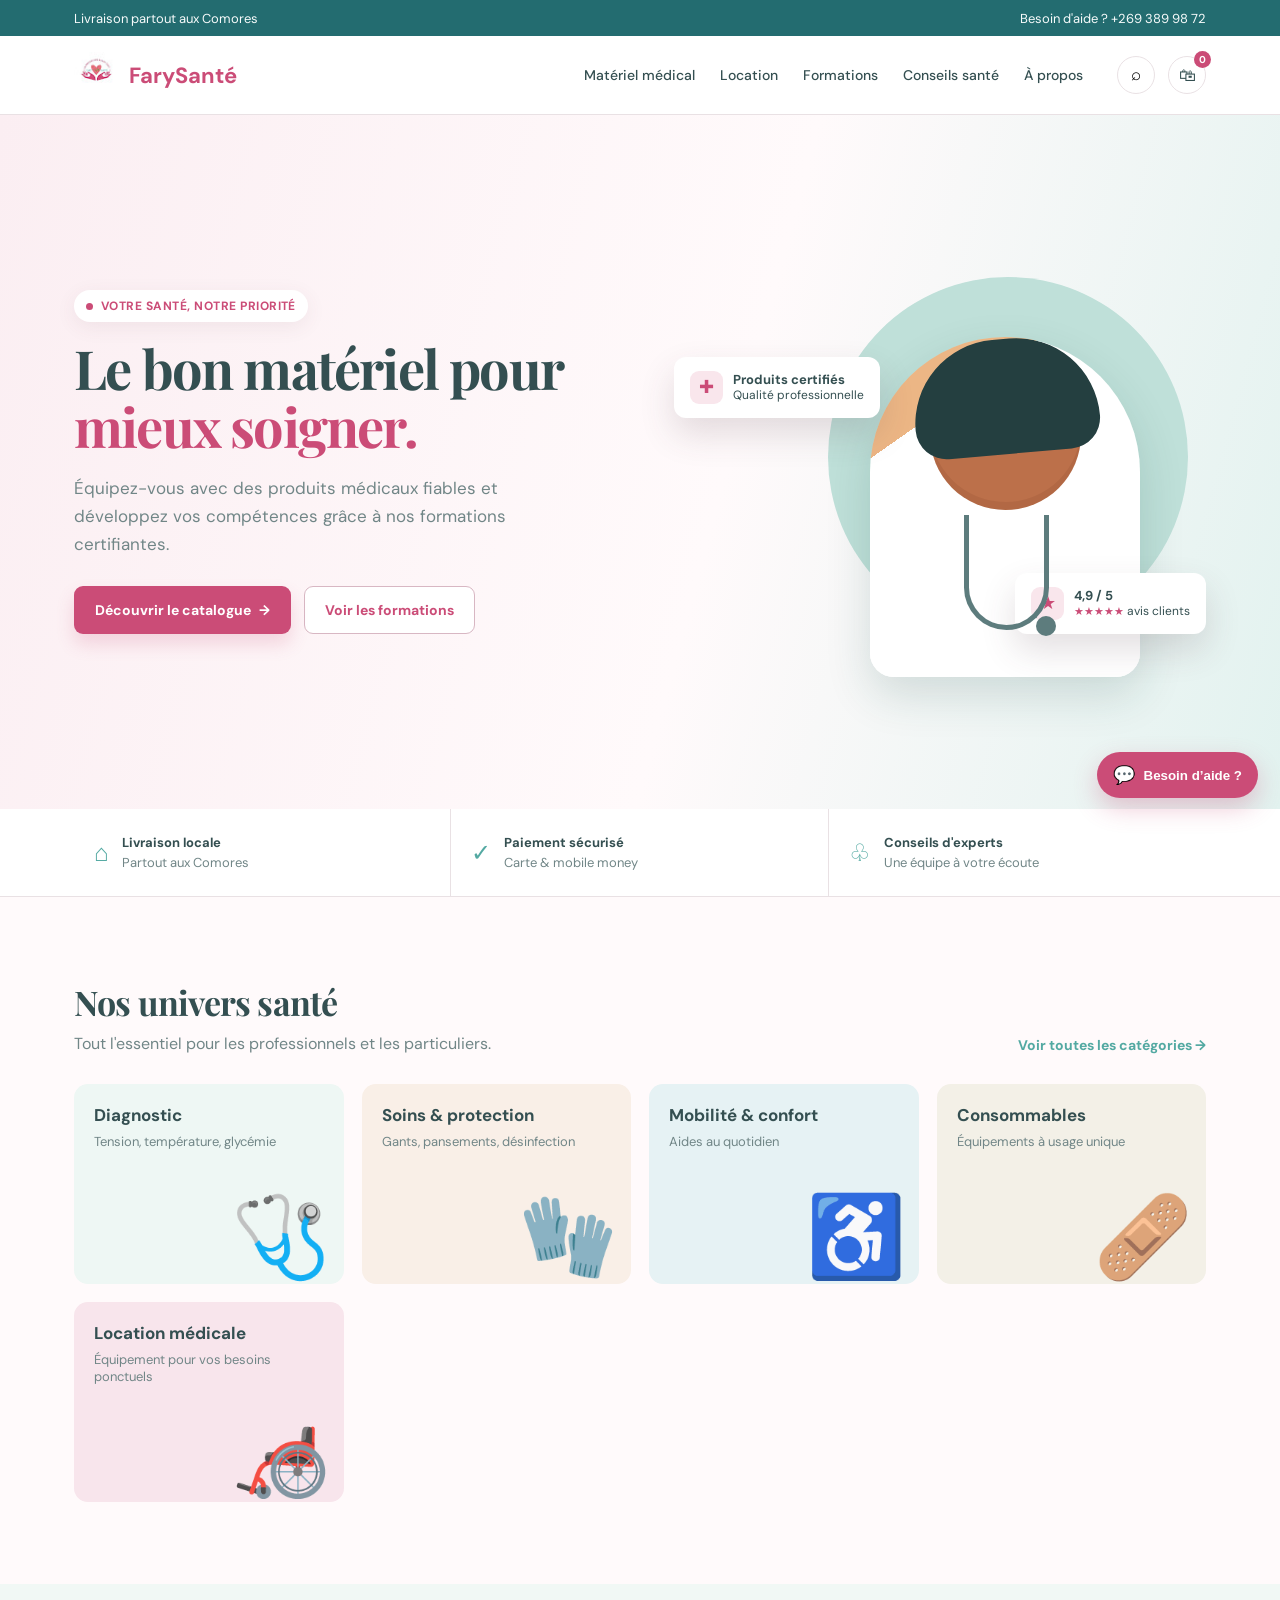
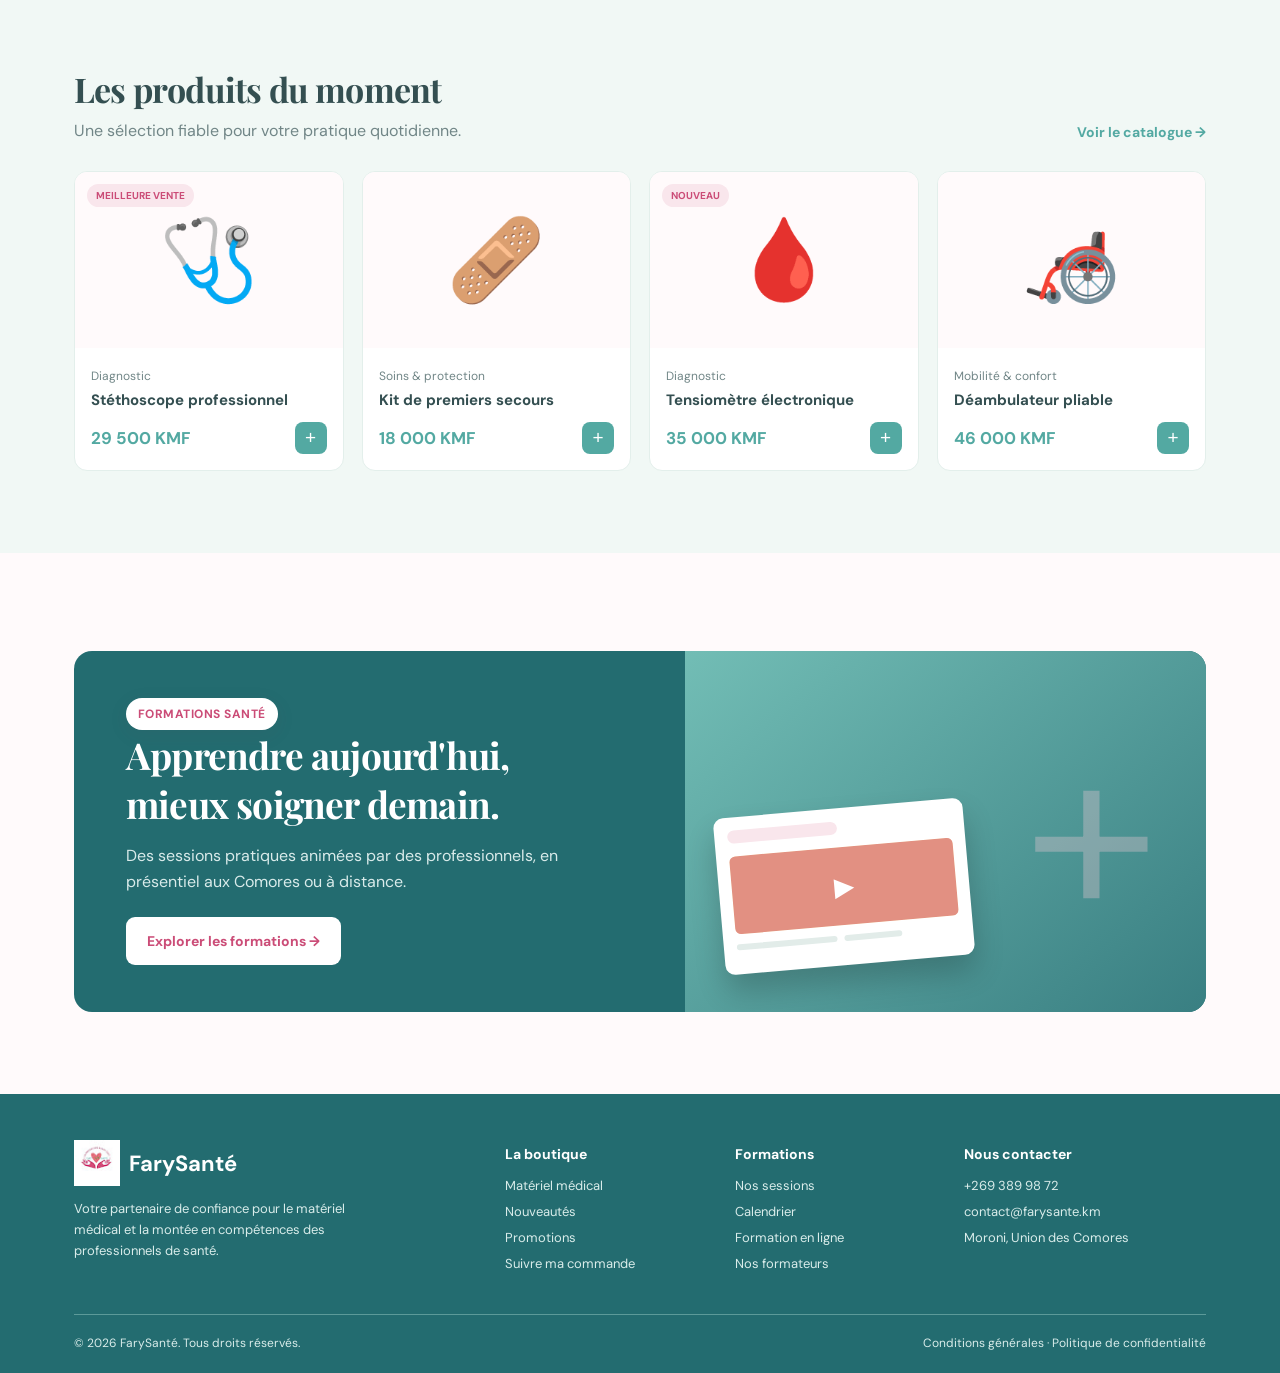
<file: index.html>
<!doctype html>
<html lang="fr">
  <head>
    <meta charset="UTF-8" />
    <meta name="viewport" content="width=device-width, initial-scale=1.0" />
    <meta name="theme-color" content="#096f70" />
    <title>FarySanté - Matériel médical & formations</title>
    <link rel="stylesheet" href="animations.css" />
    <style>
      @import url('https://fonts.googleapis.com/css2?family=DM+Sans:wght@400;500;600;700&family=Playfair+Display:wght@600;700&display=swap');

      :root { --teal:#53a9a2; --deep:#236c70; --mint:#e6f5f2; --cream:#fffafb; --ink:#344f51; --muted:#718687; --pink:#cb4c77; --rose:#f9e6ec; --line:#e9e1e4; --white:#fff; }
      * { box-sizing:border-box; }
      body { margin:0; color:var(--ink); background:var(--cream); font-family:'DM Sans',Arial,sans-serif; }
      a { color:inherit; text-decoration:none; }
      .topbar { background:var(--deep); color:#f7fbfb; font-size:13px; }
      .topbar-inner, .nav, .container { max-width:1180px; margin:auto; padding-left:24px; padding-right:24px; }
      .topbar-inner { height:36px; display:flex; justify-content:space-between; align-items:center; }
      .topbar span + span { margin-left:22px; }
      .nav-wrap { background:rgba(255,255,255,.94); border-bottom:1px solid var(--line); position:sticky; top:0; z-index:5; backdrop-filter:blur(10px); }
      .nav { height:78px; display:flex; align-items:center; gap:34px; }
      .brand { display:flex; align-items:center; gap:9px; font-size:22px; font-weight:700; color:var(--pink); white-space:nowrap; }
      .brand-mark { width:46px; height:46px; object-fit:contain; }
      .links { display:flex; align-items:center; gap:25px; margin-left:auto; font-size:14px; font-weight:500; }
      .links a:hover { color:var(--teal); }
      .nav-actions { display:flex; align-items:center; gap:13px; }
      .round { width:38px; height:38px; border:1px solid var(--line); border-radius:50%; display:grid; place-items:center; background:white; font-size:17px; }
      .bag { position:relative; } .bag b { position:absolute; top:-6px; right:-6px; background:var(--pink); color:white; border-radius:50%; width:17px; height:17px; display:grid; place-items:center; font-size:10px; }
      .menu { display:none; }
      .hero { overflow:hidden; background:linear-gradient(105deg,#fbeef2 0%,#fffafb 56%,#e2f2ef 100%); }
      .hero-inner { min-height:530px; position:relative; display:grid; grid-template-columns:1.03fr .97fr; align-items:center; gap:36px; }
      .eyebrow { display:inline-flex; align-items:center; gap:8px; padding:8px 12px; border-radius:20px; background:#fff; color:var(--pink); font-weight:700; font-size:12px; letter-spacing:.04em; text-transform:uppercase; box-shadow:0 5px 20px rgba(108,64,77,.08); }
      .eyebrow i { width:7px; height:7px; border-radius:50%; background:var(--pink); }
      h1 { font-family:'Playfair Display',Georgia,serif; font-size:54px; letter-spacing:-1.8px; line-height:1.07; margin:18px 0; max-width:580px; }
      h1 em { color:var(--pink); font-style:normal; }
      .lead { max-width:510px; color:var(--muted); line-height:1.65; font-size:17px; margin:0 0 28px; }
      .cta-row { display:flex; gap:13px; align-items:center; }
      .btn { display:inline-flex; justify-content:center; align-items:center; gap:8px; padding:14px 20px; border-radius:9px; border:1px solid transparent; font-weight:700; font-size:14px; cursor:pointer; }
      .btn-primary { background:var(--pink); color:white; box-shadow:0 10px 18px rgba(203,76,119,.19); } .btn-secondary { border-color:#d8b7c3; color:var(--pink); background:white; }
      .hero-art { position:relative; height:430px; }
      .circle { width:360px; height:360px; border-radius:50%; background:#bfe0d9; position:absolute; right:18px; top:30px; }
      .doctor { width:270px; height:340px; position:absolute; right:66px; bottom:0; border-radius:135px 135px 24px 24px; overflow:hidden; background:linear-gradient(145deg,#ecb685 0 23%,#ffffff 23% 100%); box-shadow:0 18px 45px rgba(25,75,69,.16); }
      .doctor:before { content:''; position:absolute; width:151px; height:151px; background:#bc704a; border-radius:50%; left:60px; top:22px; box-shadow:inset 0 -8px 0 rgba(104,50,30,.12); }
      .doctor:after { content:''; position:absolute; width:185px; height:115px; background:#243f40; border-radius:95px 95px 35px 35px; left:43px; top:2px; transform:rotate(-5deg); }
      .coat { position:absolute; background:#fff; inset:166px 0 0; clip-path:polygon(0 0,28% 0,50% 22%,72% 0,100% 0,100% 100%,0 100%); }
      .stetho { position:absolute; top:178px; left:94px; width:85px; height:115px; border:5px solid #5d7c7d; border-top:0; border-radius:0 0 55px 55px; z-index:2; }
      .stetho:after { content:''; position:absolute; background:#5d7c7d; width:20px; height:20px; border-radius:50%; right:-12px; bottom:-11px; }
      .float-card { position:absolute; background:white; border-radius:12px; padding:14px 16px; box-shadow:0 16px 35px rgba(82,57,66,.16); display:flex; gap:10px; align-items:center; font-size:12px; line-height:1.25; }
      .float-card strong { display:block; font-size:13px; } .float-card .icon { width:33px; height:33px; border-radius:9px; display:grid; place-items:center; background:var(--rose); color:var(--pink); font-size:18px; }
      .fc-one { left:0; top:110px; } .fc-two { right:0; bottom:43px; } .rating { color:var(--pink); font-size:11px; }
      .benefits { background:white; border-bottom:1px solid var(--line); }
      .benefits .container { display:grid; grid-template-columns:repeat(3,1fr); }
      .benefit { padding:25px 20px; display:flex; gap:13px; align-items:center; border-right:1px solid var(--line); font-size:13px; color:var(--muted); }
      .benefit:last-child { border:0; } .benefit-icon { color:var(--teal); font-size:24px; } .benefit strong { color:var(--ink); display:block; margin-bottom:3px; }
      section { padding:82px 0; } .section-top { display:flex; justify-content:space-between; align-items:end; margin-bottom:30px; }
      h2 { font-family:'Playfair Display',Georgia,serif; font-size:34px; letter-spacing:-.8px; margin:0; } .section-top p { margin:8px 0 0; color:var(--muted); }
      .text-link { color:var(--teal); font-weight:700; font-size:14px; }
      .categories { display:grid; grid-template-columns:repeat(4,1fr); gap:18px; }
      .category { height:200px; padding:20px; border-radius:14px; position:relative; overflow:hidden; background:#eef7f4; transition:transform .2s ease; } .category:hover { transform:translateY(-4px); }
      .category:nth-child(2) { background:#f9efe7; } .category:nth-child(3) { background:#e6f2f4; } .category:nth-child(4) { background:#f3f0e7; }
      .category h3 { font-size:17px; margin:0 0 7px; } .category p { color:var(--muted); font-size:13px; margin:0; } .category .illustration { position:absolute; right:13px; bottom:7px; color:var(--teal); opacity:.93; font-size:80px; line-height:1; } .category:nth-child(2) .illustration { color:#c77444; } .category:nth-child(3) .illustration { color:#397e8b; } .category:nth-child(4) .illustration { color:#a88c43; }
      .products-section { background:#f1f8f5; } .products { display:grid; grid-template-columns:repeat(4,1fr); gap:18px; }
      .product { background:white; border-radius:13px; overflow:hidden; border:1px solid #e3efeb; }
      .product-image { height:176px; display:grid; place-items:center; position:relative; font-size:80px; background:#fffafb; } .pill { position:absolute; top:12px; left:12px; padding:5px 9px; border-radius:20px; background:var(--rose); color:var(--pink); font-weight:700; font-size:10px; text-transform:uppercase; }
      .product-body { padding:16px; } .product-type { color:var(--muted); font-size:12px; } .product h3 { font-size:15px; margin:5px 0 12px; } .price-row { display:flex; align-items:center; justify-content:space-between; } .price { font-size:17px; font-weight:700; color:var(--teal); } .add { width:32px; height:32px; border:0; border-radius:8px; background:var(--teal); color:white; font-size:19px; cursor:pointer; }
      .training { padding-top:98px; } .training-box { background:var(--deep); color:white; border-radius:18px; overflow:hidden; min-height:330px; display:grid; grid-template-columns:1.08fr .92fr; } .training-copy { padding:47px 52px; } .training-copy h2 { font-size:37px; max-width:480px; } .training-copy p { color:#d9ebea; max-width:450px; line-height:1.6; margin:15px 0 23px; } .training-copy .btn { background:#fff; color:var(--pink); }
      .training-art { position:relative; background:linear-gradient(140deg,#72bdb5,#397f82); } .training-art:before { content:'+'; position:absolute; color:#f8ceda; font-size:250px; opacity:.32; right:52px; top:18px; font-weight:300; } .screen { position:absolute; width:250px; height:157px; bottom:47px; left:34px; background:white; border-radius:10px; padding:13px; color:var(--ink); box-shadow:0 17px 30px rgba(0,0,0,.2); transform:rotate(-5deg); } .screen-head { height:13px; width:110px; background:var(--rose); border-radius:9px; margin-bottom:13px; } .screen-video { height:78px; border-radius:6px; background:#edb588; position:relative; overflow:hidden; } .screen-video:before { content:'▶'; position:absolute; inset:0; display:grid; place-items:center; color:white; font-size:26px; background:rgba(203,76,119,.35); } .screen-lines { display:flex; gap:7px; padding-top:10px; } .screen-lines i { display:block; height:6px; border-radius:4px; background:#e2ece9; width:45%; } .screen-lines i:last-child { width:26%; }
      footer { background:#236c70; color:#d9ecea; padding:46px 0 22px; } .footer-grid { display:grid; grid-template-columns:2fr 1fr 1fr 1.2fr; gap:28px; border-bottom:1px solid #5c9a99; padding-bottom:33px; } footer .brand { color:#fff; } footer p { font-size:13px; line-height:1.6; max-width:275px; } footer h4 { color:white; margin:5px 0 14px; font-size:14px; } footer li { list-style:none; font-size:13px; margin:9px 0; } footer ul { padding:0; margin:0; } .copyright { display:flex; justify-content:space-between; padding-top:20px; font-size:12px; }
      @media (max-width:850px) { .links { display:none; } .menu { display:grid; } .hero-inner { grid-template-columns:1fr; padding-top:62px; } .hero-art { height:340px; max-width:480px; width:100%; margin:auto; } .circle { width:300px; height:300px; right:20px; top:18px; } .doctor { transform:scale(.87); transform-origin:bottom right; right:26px; } h1 { font-size:45px; } .categories,.products { grid-template-columns:repeat(2,1fr); } .training-box { grid-template-columns:1fr; } .training-art { height:200px; } .footer-grid { grid-template-columns:repeat(2,1fr); } }
      @media (max-width:540px) { .topbar-inner { justify-content:center; } .topbar-inner span:last-child { display:none; } .nav { height:67px; gap:10px; } .brand { font-size:20px; } .round:first-child { display:none; } .hero-inner { min-height:0; padding-top:52px; } h1 { font-size:39px; } .lead { font-size:15px; } .cta-row { align-items:stretch; flex-direction:column; max-width:260px; } .hero-art { height:290px; } .circle { width:260px; height:260px; right:5px; } .doctor { transform:scale(.72); right:0; } .fc-one { left:0; top:50px; } .fc-two { right:0; bottom:16px; } .benefits .container { grid-template-columns:1fr; padding:0; } .benefit { border-right:0; border-bottom:1px solid var(--line); padding:16px 24px; } section { padding:60px 0; } .section-top { align-items:start; gap:13px; flex-direction:column; } h2 { font-size:30px; } .categories,.products { gap:12px; } .category { height:165px; padding:15px; } .category .illustration { font-size:58px; } .product-image { height:140px; font-size:65px; } .product-body { padding:13px; } .training-copy { padding:35px 27px; } .training-copy h2 { font-size:31px; } .footer-grid { grid-template-columns:1fr 1fr; gap:26px 18px; } .copyright { flex-direction:column; gap:8px; } }
    </style>
  </head>
  <body>
    <div class="topbar"><div class="topbar-inner"><span>Livraison partout aux Comores</span><span>Besoin d'aide ? +269 389 98 72</span></div></div>
    <div class="nav-wrap"><nav class="nav"><a class="brand" href="#accueil"><img class="brand-mark" src="assets/farysante-logo.png" alt="Logo FarySanté" />FarySanté</a><div class="links"><a href="catalogue.html">Matériel médical</a><a href="formations.html">Formations</a><a href="conseils.html">Conseils santé</a><a href="apropos.html">À propos</a></div><div class="nav-actions"><button class="round" aria-label="Rechercher">⌕</button><a class="round bag" href="panier.html" aria-label="Panier">🛍<b>2</b></a><button class="round menu" aria-label="Menu">☰</button></div></nav></div>
    <main>
      <section class="hero" id="accueil"><div class="container hero-inner"><div><span class="eyebrow"><i></i> Votre santé, notre priorité</span><h1>Le bon matériel pour <em>mieux soigner.</em></h1><p class="lead">Équipez-vous avec des produits médicaux fiables et développez vos compétences grâce à nos formations certifiantes.</p><div class="cta-row"><a class="btn btn-primary" href="#catalogue">Découvrir le catalogue <span>→</span></a><a class="btn btn-secondary" href="#formations">Voir les formations</a></div></div><div class="hero-art" aria-label="Professionnelle de santé"><div class="circle"></div><div class="doctor"><div class="coat"></div><div class="stetho"></div></div><div class="float-card fc-one"><span class="icon">✚</span><span><strong>Produits certifiés</strong>Qualité professionnelle</span></div><div class="float-card fc-two"><span class="icon">★</span><span><strong>4,9 / 5</strong><span class="rating">★★★★★</span> avis clients</span></div></div></div></section>
      <div class="benefits"><div class="container"><div class="benefit"><span class="benefit-icon">⌂</span><span><strong>Livraison locale</strong>Partout aux Comores</span></div><div class="benefit"><span class="benefit-icon">✓</span><span><strong>Paiement sécurisé</strong>Carte & mobile money</span></div><div class="benefit"><span class="benefit-icon">♧</span><span><strong>Conseils d'experts</strong>Une équipe à votre écoute</span></div></div></div>
      <section id="catalogue"><div class="container"><div class="section-top"><div><h2>Nos univers santé</h2><p>Tout l'essentiel pour les professionnels et les particuliers.</p></div><a class="text-link" href="catalogue.html">Voir toutes les catégories →</a></div><div class="categories"><a class="category" href="catalogue.html"><h3>Diagnostic</h3><p>Tension, température, glycémie</p><span class="illustration">🩺</span></a><a class="category" href="catalogue.html"><h3>Soins & protection</h3><p>Gants, pansements, désinfection</p><span class="illustration">🧤</span></a><a class="category" href="catalogue.html"><h3>Mobilité & confort</h3><p>Aides au quotidien</p><span class="illustration">♿</span></a><a class="category" href="catalogue.html"><h3>Consommables</h3><p>Équipements à usage unique</p><span class="illustration">🩹</span></a></div></div></section>
      <section class="products-section"><div class="container"><div class="section-top"><div><h2>Les produits du moment</h2><p>Une sélection fiable pour votre pratique quotidienne.</p></div><a class="text-link" href="#">Voir le catalogue →</a></div><div class="products"><article class="product"><div class="product-image">🩺<span class="pill">Meilleure vente</span></div><div class="product-body"><span class="product-type">Diagnostic</span><h3>Stéthoscope professionnel</h3><div class="price-row"><span class="price">29 500 KMF</span><button class="add" aria-label="Ajouter au panier">+</button></div></div></article><article class="product"><div class="product-image">🩹</div><div class="product-body"><span class="product-type">Soins & protection</span><h3>Kit de premiers secours</h3><div class="price-row"><span class="price">18 000 KMF</span><button class="add" aria-label="Ajouter au panier">+</button></div></div></article><article class="product"><div class="product-image">🩸<span class="pill">Nouveau</span></div><div class="product-body"><span class="product-type">Diagnostic</span><h3>Tensiomètre électronique</h3><div class="price-row"><span class="price">35 000 KMF</span><button class="add" aria-label="Ajouter au panier">+</button></div></div></article><article class="product"><div class="product-image">🦽</div><div class="product-body"><span class="product-type">Mobilité & confort</span><h3>Déambulateur pliable</h3><div class="price-row"><span class="price">46 000 KMF</span><button class="add" aria-label="Ajouter au panier">+</button></div></div></article></div></div></section>
      <section class="training" id="formations"><div class="container"><div class="training-box"><div class="training-copy"><span class="eyebrow">Formations santé</span><h2>Apprendre aujourd'hui, mieux soigner demain.</h2><p>Des sessions pratiques animées par des professionnels, en présentiel aux Comores ou à distance.</p><a class="btn" href="formations.html">Explorer les formations →</a></div><div class="training-art"><div class="screen"><div class="screen-head"></div><div class="screen-video"></div><div class="screen-lines"><i></i><i></i></div></div></div></div></div></section>
    </main>
    <footer id="apropos"><div class="container"><div class="footer-grid"><div><a class="brand" href="#accueil"><img class="brand-mark" src="assets/farysante-logo.png" alt="Logo FarySanté" />FarySanté</a><p>Votre partenaire de confiance pour le matériel médical et la montée en compétences des professionnels de santé.</p></div><div><h4>La boutique</h4><ul><li>Matériel médical</li><li>Nouveautés</li><li>Promotions</li><li>Suivre ma commande</li></ul></div><div><h4>Formations</h4><ul><li>Nos sessions</li><li>Calendrier</li><li>Formation en ligne</li><li>Nos formateurs</li></ul></div><div><h4>Nous contacter</h4><ul><li>+269 389 98 72</li><li>contact@farysante.km</li><li>Moroni, Union des Comores</li></ul></div></div><div class="copyright"><span>© 2026 FarySanté. Tous droits réservés.</span><span>Conditions générales · Politique de confidentialité</span></div></div></footer>
    <script src="animations.js" defer></script>
  </body>
</html>
</file>
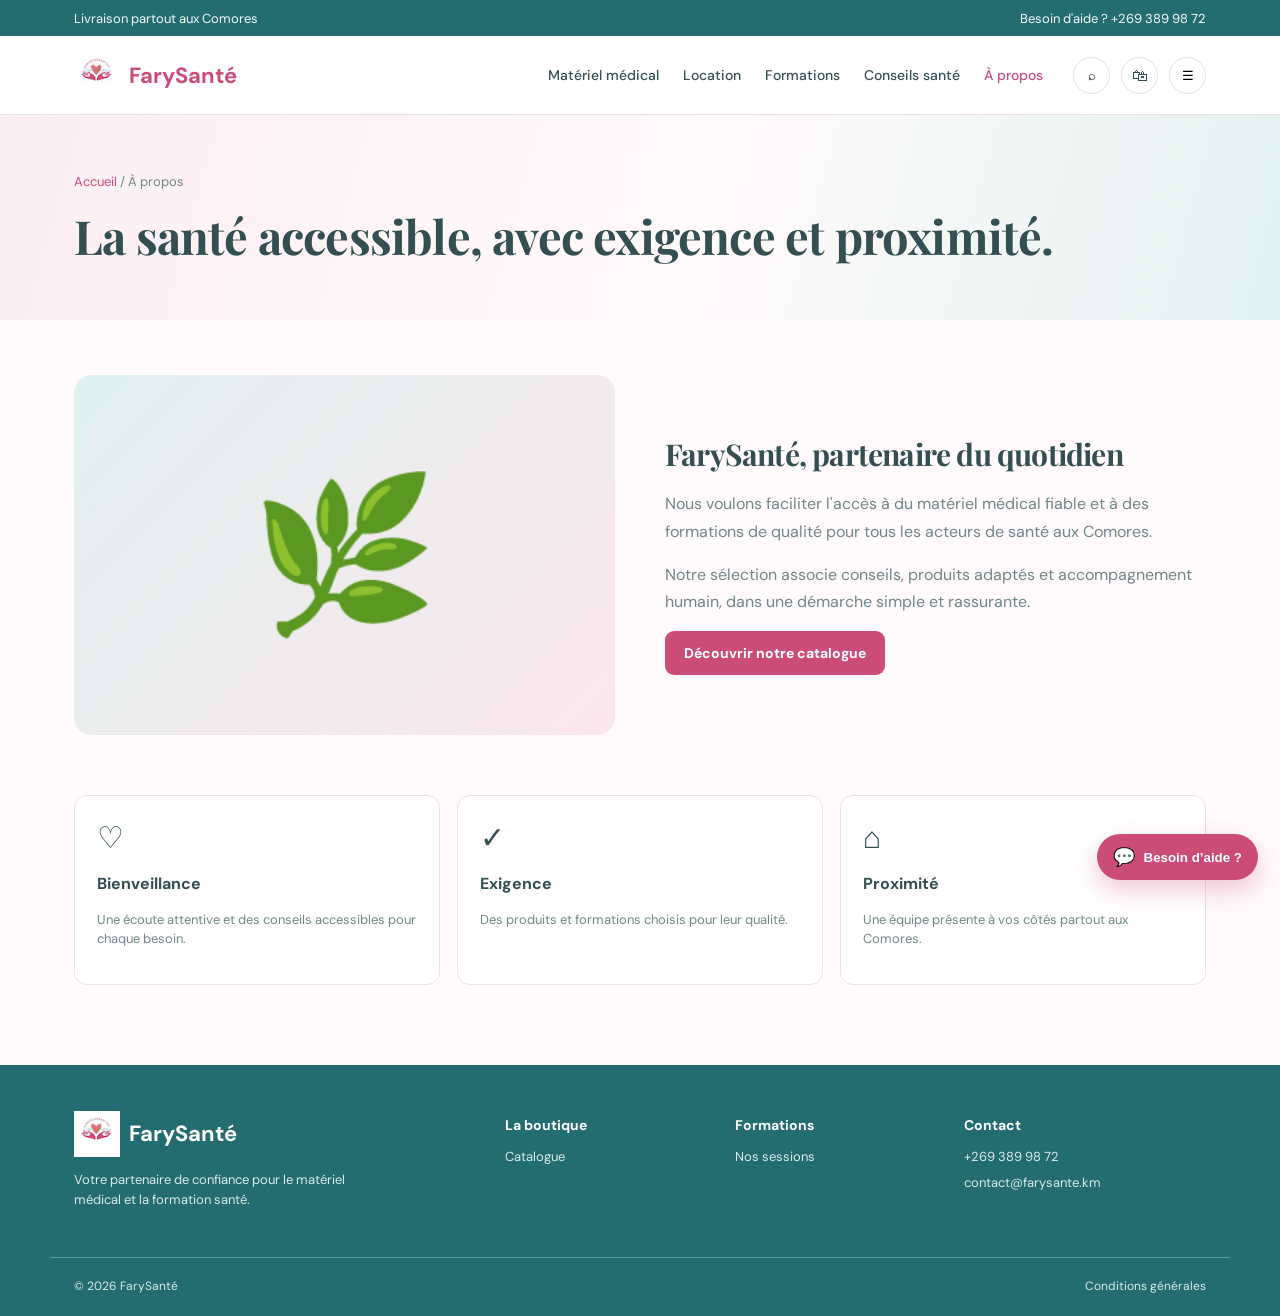
<file: apropos.html>
<!doctype html><html lang="fr"><head><meta charset="utf-8"><meta name="viewport" content="width=device-width,initial-scale=1"><title>À propos | FarySanté</title><link rel="stylesheet" href="pages.css"></head><body><div class="topbar"><div><span>Livraison partout aux Comores</span><span>Besoin d'aide ? +269 389 98 72</span></div></div><div class="nav-wrap"><nav class="nav"><a class="brand" href="index.html"><img src="assets/farysante-logo.png" alt="FarySanté">FarySanté</a><div class="links"><a href="catalogue.html">Matériel médical</a><a href="formations.html">Formations</a><a href="conseils.html">Conseils santé</a><a class="active" href="apropos.html">À propos</a></div><div class="actions"><a class="round" href="panier.html">🛍</a></div></nav></div><header class="page-hero"><div class="container"><div class="breadcrumb"><a href="index.html">Accueil</a> / À propos</div><h1>La santé accessible, avec exigence et proximité.</h1></div></header><main class="container content"><section class="about"><div class="about-art">🌿</div><div><h2>FarySanté, partenaire du quotidien</h2><p>Nous voulons faciliter l'accès à du matériel médical fiable et à des formations de qualité pour tous les acteurs de santé aux Comores.</p><p>Notre sélection associe conseils, produits adaptés et accompagnement humain, dans une démarche simple et rassurante.</p><a class="btn primary" href="catalogue.html">Découvrir notre catalogue</a></div></section><section class="values"><article class="value"><span>♡</span><h3>Bienveillance</h3><p>Une écoute attentive et des conseils accessibles pour chaque besoin.</p></article><article class="value"><span>✓</span><h3>Exigence</h3><p>Des produits et formations choisis pour leur qualité.</p></article><article class="value"><span>⌂</span><h3>Proximité</h3><p>Une équipe présente à vos côtés partout aux Comores.</p></article></section></main><footer><div class="footer-grid"><div><a class="brand" href="index.html"><img src="assets/farysante-logo.png" alt="FarySanté">FarySanté</a><p>Votre partenaire de confiance pour le matériel médical et la formation santé.</p></div><div><h4>La boutique</h4><ul><li>Catalogue</li></ul></div><div><h4>Formations</h4><ul><li>Nos sessions</li></ul></div><div><h4>Contact</h4><ul><li>+269 389 98 72</li><li>contact@farysante.km</li></ul></div></div><div class="copyright"><span>© 2026 FarySanté</span><span>Conditions générales</span></div></footer></body></html>
<script src="animations.js"></script>
</file>
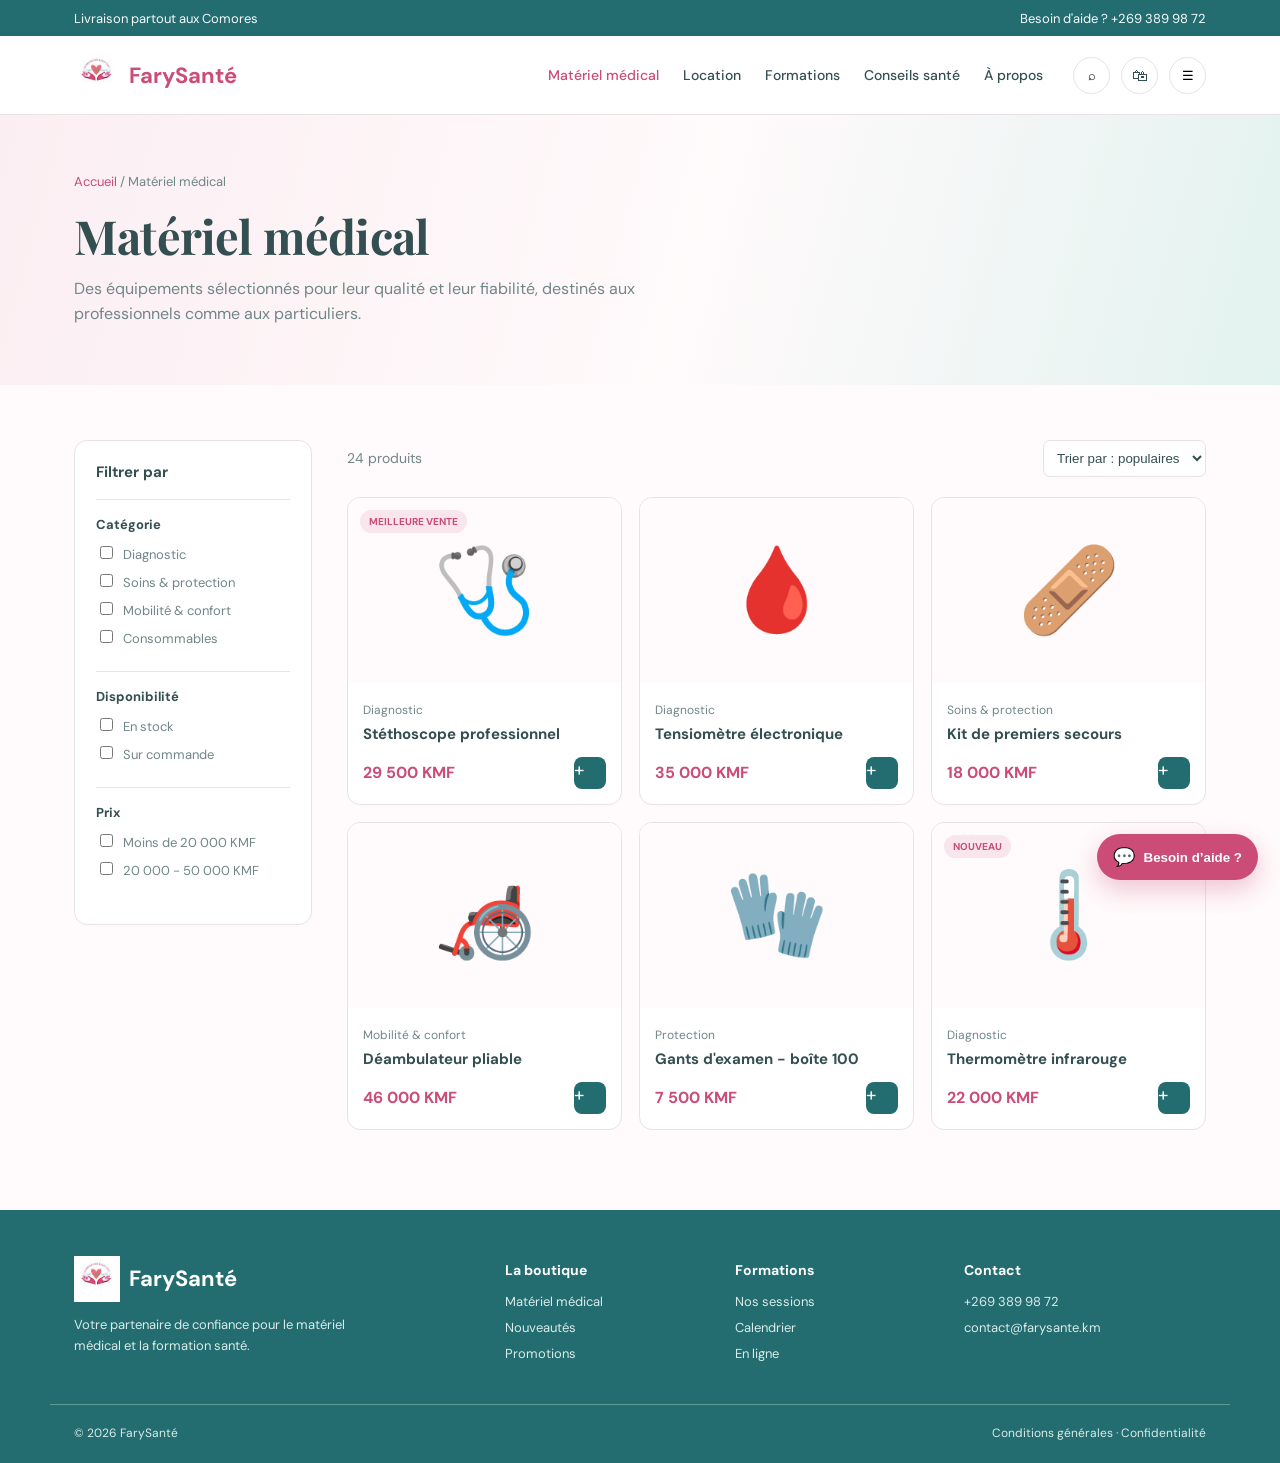
<file: catalogue.html>
<!doctype html><html lang="fr"><head><meta charset="utf-8"><meta name="viewport" content="width=device-width,initial-scale=1"><title>Catalogue | FarySanté</title><link rel="stylesheet" href="pages.css"></head><body><div class="topbar"><div><span>Livraison partout aux Comores</span><span>Besoin d'aide ? +269 389 98 72</span></div></div><div class="nav-wrap"><nav class="nav"><a class="brand" href="index.html"><img src="assets/farysante-logo.png" alt="FarySanté">FarySanté</a><div class="links"><a class="active" href="catalogue.html">Matériel médical</a><a href="formations.html">Formations</a><a href="conseils.html">Conseils santé</a><a href="apropos.html">À propos</a></div><div class="actions"><a class="round" href="panier.html">🛍</a></div></nav></div><header class="page-hero"><div class="container"><div class="breadcrumb"><a href="index.html">Accueil</a> / Matériel médical</div><h1>Matériel médical</h1><p class="intro">Des équipements sélectionnés pour leur qualité et leur fiabilité, destinés aux professionnels comme aux particuliers.</p></div></header><main class="container content"><div class="catalog-layout"><aside class="filter"><h3>Filtrer par</h3><div class="filter-group"><strong>Catégorie</strong><label><input type="checkbox"> Diagnostic</label><label><input type="checkbox"> Soins & protection</label><label><input type="checkbox"> Mobilité & confort</label><label><input type="checkbox"> Consommables</label></div><div class="filter-group"><strong>Disponibilité</strong><label><input type="checkbox"> En stock</label><label><input type="checkbox"> Sur commande</label></div><div class="filter-group"><strong>Prix</strong><label><input type="checkbox"> Moins de 20 000 KMF</label><label><input type="checkbox"> 20 000 - 50 000 KMF</label></div></aside><section><div class="list-top"><span>24 produits</span><select><option>Trier par : populaires</option><option>Prix croissant</option><option>Nouveautés</option></select></div><div class="grid"><article class="product"><div class="product-img">🩺<span class="tag">Meilleure vente</span></div><div class="product-body"><span class="type">Diagnostic</span><h3>Stéthoscope professionnel</h3><div class="product-row"><span class="price">29 500 KMF</span><a class="add" href="produit.html">+</a></div></div></article><article class="product"><div class="product-img">🩸</div><div class="product-body"><span class="type">Diagnostic</span><h3>Tensiomètre électronique</h3><div class="product-row"><span class="price">35 000 KMF</span><a class="add" href="produit.html">+</a></div></div></article><article class="product"><div class="product-img">🩹</div><div class="product-body"><span class="type">Soins & protection</span><h3>Kit de premiers secours</h3><div class="product-row"><span class="price">18 000 KMF</span><a class="add" href="produit.html">+</a></div></div></article><article class="product"><div class="product-img">🦽</div><div class="product-body"><span class="type">Mobilité & confort</span><h3>Déambulateur pliable</h3><div class="product-row"><span class="price">46 000 KMF</span><a class="add" href="produit.html">+</a></div></div></article><article class="product"><div class="product-img">🧤</div><div class="product-body"><span class="type">Protection</span><h3>Gants d'examen - boîte 100</h3><div class="product-row"><span class="price">7 500 KMF</span><a class="add" href="produit.html">+</a></div></div></article><article class="product"><div class="product-img">🌡️<span class="tag">Nouveau</span></div><div class="product-body"><span class="type">Diagnostic</span><h3>Thermomètre infrarouge</h3><div class="product-row"><span class="price">22 000 KMF</span><a class="add" href="produit.html">+</a></div></div></article></div></section></div></main><footer><div class="footer-grid"><div><a class="brand" href="index.html"><img src="assets/farysante-logo.png" alt="FarySanté">FarySanté</a><p>Votre partenaire de confiance pour le matériel médical et la formation santé.</p></div><div><h4>La boutique</h4><ul><li>Matériel médical</li><li>Nouveautés</li><li>Promotions</li></ul></div><div><h4>Formations</h4><ul><li>Nos sessions</li><li>Calendrier</li><li>En ligne</li></ul></div><div><h4>Contact</h4><ul><li>+269 389 98 72</li><li>contact@farysante.km</li></ul></div></div><div class="copyright"><span>© 2026 FarySanté</span><span>Conditions générales · Confidentialité</span></div></footer></body></html>
<script src="animations.js"></script>
</file>
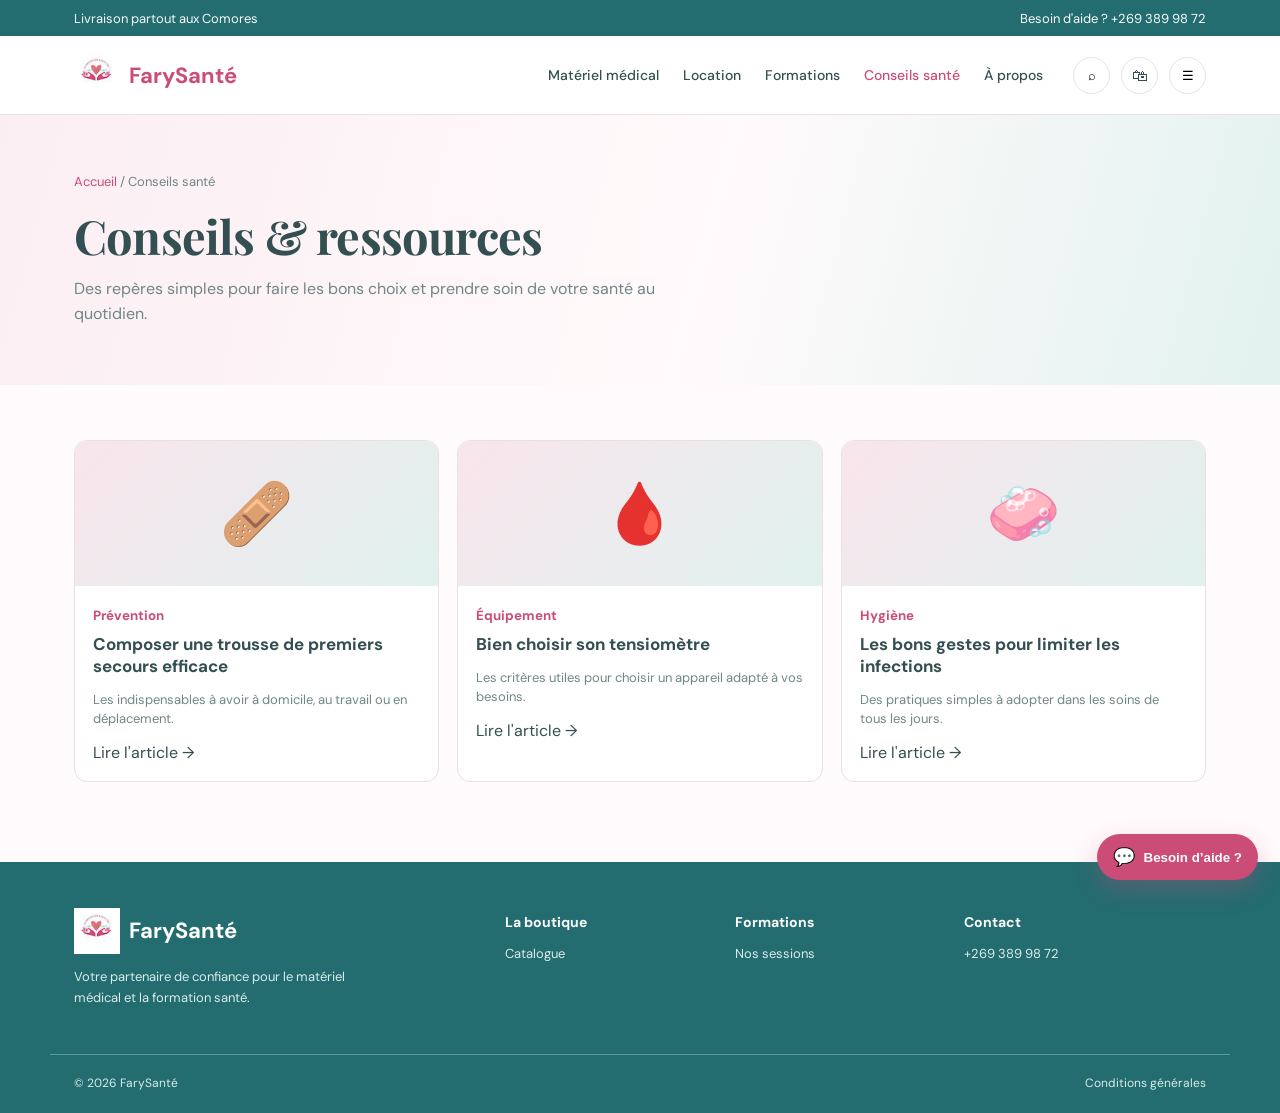
<file: conseils.html>
<!doctype html><html lang="fr"><head><meta charset="utf-8"><meta name="viewport" content="width=device-width,initial-scale=1"><title>Conseils santé | FarySanté</title><link rel="stylesheet" href="pages.css"></head><body><div class="topbar"><div><span>Livraison partout aux Comores</span><span>Besoin d'aide ? +269 389 98 72</span></div></div><div class="nav-wrap"><nav class="nav"><a class="brand" href="index.html"><img src="assets/farysante-logo.png" alt="FarySanté">FarySanté</a><div class="links"><a href="catalogue.html">Matériel médical</a><a href="formations.html">Formations</a><a class="active" href="conseils.html">Conseils santé</a><a href="apropos.html">À propos</a></div><div class="actions"><a class="round" href="panier.html">🛍</a></div></nav></div><header class="page-hero"><div class="container"><div class="breadcrumb"><a href="index.html">Accueil</a> / Conseils santé</div><h1>Conseils & ressources</h1><p class="intro">Des repères simples pour faire les bons choix et prendre soin de votre santé au quotidien.</p></div></header><main class="container content"><div class="articles"><article class="article"><div class="article-image">🩹</div><div class="article-body"><small>Prévention</small><h3>Composer une trousse de premiers secours efficace</h3><p>Les indispensables à avoir à domicile, au travail ou en déplacement.</p><a class="text-link" href="#">Lire l'article →</a></div></article><article class="article"><div class="article-image">🩸</div><div class="article-body"><small>Équipement</small><h3>Bien choisir son tensiomètre</h3><p>Les critères utiles pour choisir un appareil adapté à vos besoins.</p><a class="text-link" href="#">Lire l'article →</a></div></article><article class="article"><div class="article-image">🧼</div><div class="article-body"><small>Hygiène</small><h3>Les bons gestes pour limiter les infections</h3><p>Des pratiques simples à adopter dans les soins de tous les jours.</p><a class="text-link" href="#">Lire l'article →</a></div></article></div></main><footer><div class="footer-grid"><div><a class="brand" href="index.html"><img src="assets/farysante-logo.png" alt="FarySanté">FarySanté</a><p>Votre partenaire de confiance pour le matériel médical et la formation santé.</p></div><div><h4>La boutique</h4><ul><li>Catalogue</li></ul></div><div><h4>Formations</h4><ul><li>Nos sessions</li></ul></div><div><h4>Contact</h4><ul><li>+269 389 98 72</li></ul></div></div><div class="copyright"><span>© 2026 FarySanté</span><span>Conditions générales</span></div></footer></body></html>
<script src="animations.js"></script>
</file>
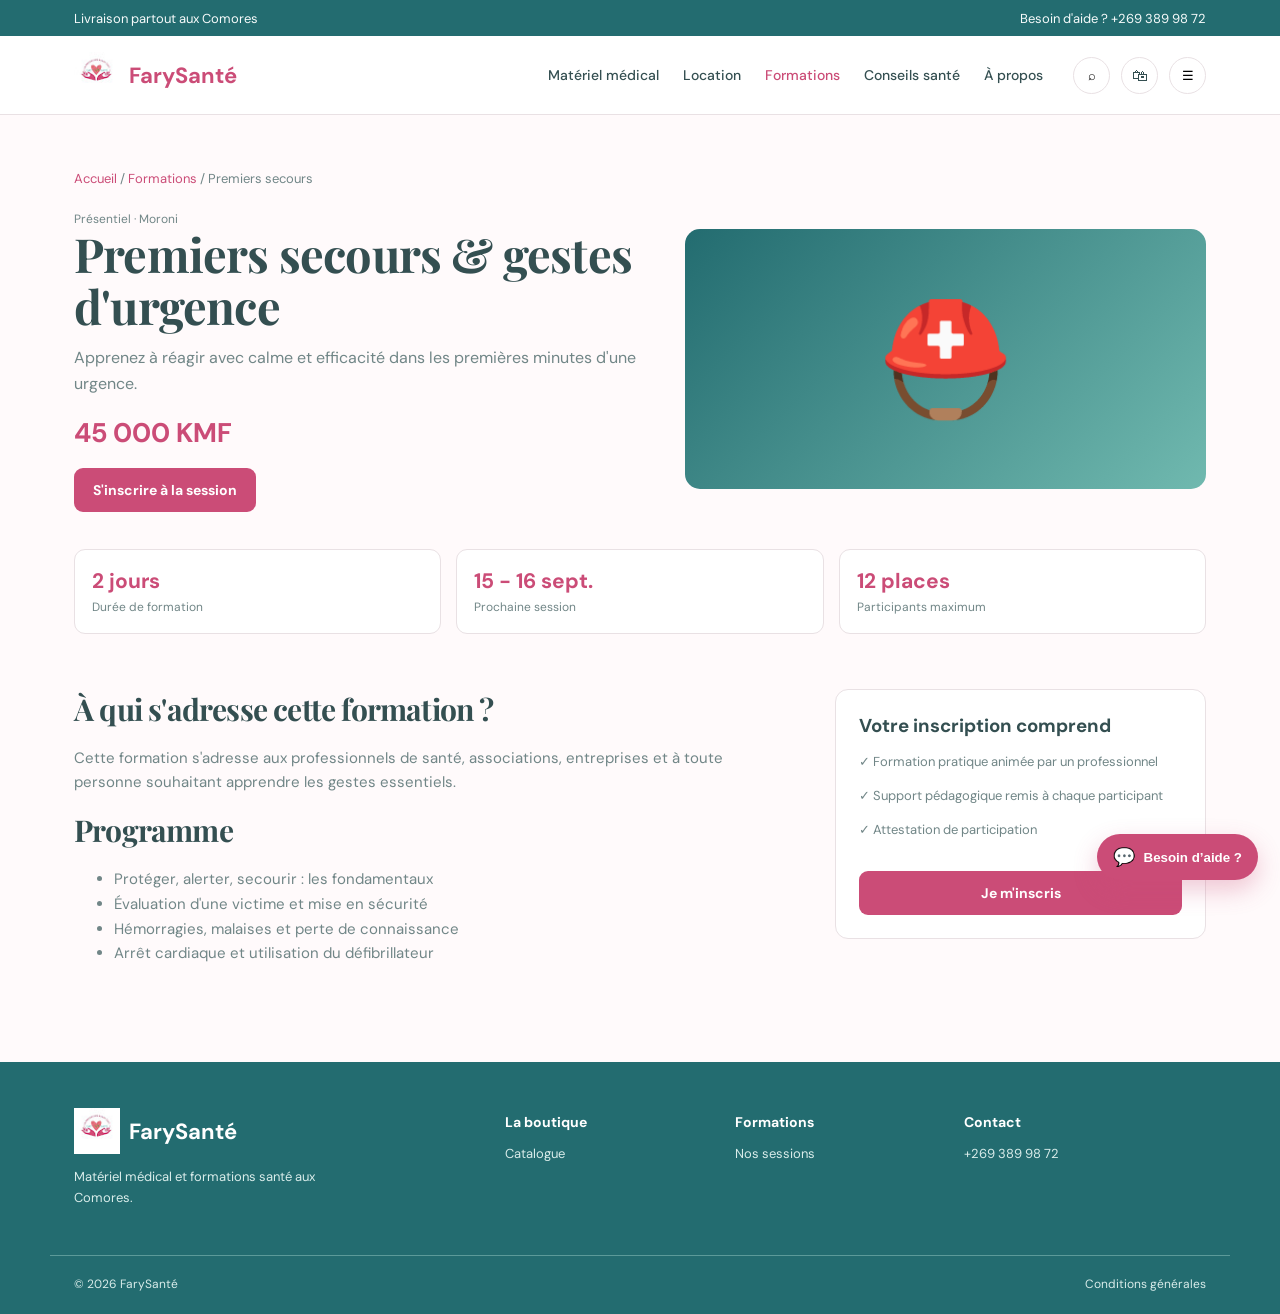
<file: formation-detail.html>
<!doctype html><html lang="fr"><head><meta charset="utf-8"><meta name="viewport" content="width=device-width,initial-scale=1"><title>Premiers secours | FarySanté</title><link rel="stylesheet" href="pages.css"></head><body><div class="topbar"><div><span>Livraison partout aux Comores</span><span>Besoin d'aide ? +269 389 98 72</span></div></div><div class="nav-wrap"><nav class="nav"><a class="brand" href="index.html"><img src="assets/farysante-logo.png" alt="FarySanté">FarySanté</a><div class="links"><a href="catalogue.html">Matériel médical</a><a class="active" href="formations.html">Formations</a><a href="conseils.html">Conseils santé</a><a href="apropos.html">À propos</a></div><div class="actions"><a class="round" href="panier.html">🛍</a></div></nav></div><main class="container content"><div class="breadcrumb"><a href="index.html">Accueil</a> / <a href="formations.html">Formations</a> / Premiers secours</div><div class="course-hero"><section><span class="type">Présentiel · Moroni</span><h1>Premiers secours & gestes d'urgence</h1><p class="intro">Apprenez à réagir avec calme et efficacité dans les premières minutes d'une urgence.</p><div class="detail-price">45 000 KMF</div><a class="btn primary" href="panier.html">S'inscrire à la session</a></section><div class="course-hero-art">⛑️</div></div><div class="course-info"><div class="stat"><strong>2 jours</strong><span>Durée de formation</span></div><div class="stat"><strong>15 - 16 sept.</strong><span>Prochaine session</span></div><div class="stat"><strong>12 places</strong><span>Participants maximum</span></div></div><div class="two-col"><section><h2>À qui s'adresse cette formation ?</h2><p>Cette formation s'adresse aux professionnels de santé, associations, entreprises et à toute personne souhaitant apprendre les gestes essentiels.</p><h2>Programme</h2><ul><li>Protéger, alerter, secourir : les fondamentaux</li><li>Évaluation d'une victime et mise en sécurité</li><li>Hémorragies, malaises et perte de connaissance</li><li>Arrêt cardiaque et utilisation du défibrillateur</li></ul></section><aside class="side-card"><h3>Votre inscription comprend</h3><p>✓ Formation pratique animée par un professionnel</p><p>✓ Support pédagogique remis à chaque participant</p><p>✓ Attestation de participation</p><a class="btn primary full" href="panier.html">Je m'inscris</a></aside></div></main><footer><div class="footer-grid"><div><a class="brand" href="index.html"><img src="assets/farysante-logo.png" alt="FarySanté">FarySanté</a><p>Matériel médical et formations santé aux Comores.</p></div><div><h4>La boutique</h4><ul><li>Catalogue</li></ul></div><div><h4>Formations</h4><ul><li>Nos sessions</li></ul></div><div><h4>Contact</h4><ul><li>+269 389 98 72</li></ul></div></div><div class="copyright"><span>© 2026 FarySanté</span><span>Conditions générales</span></div></footer></body></html>
<script src="animations.js"></script>
</file>
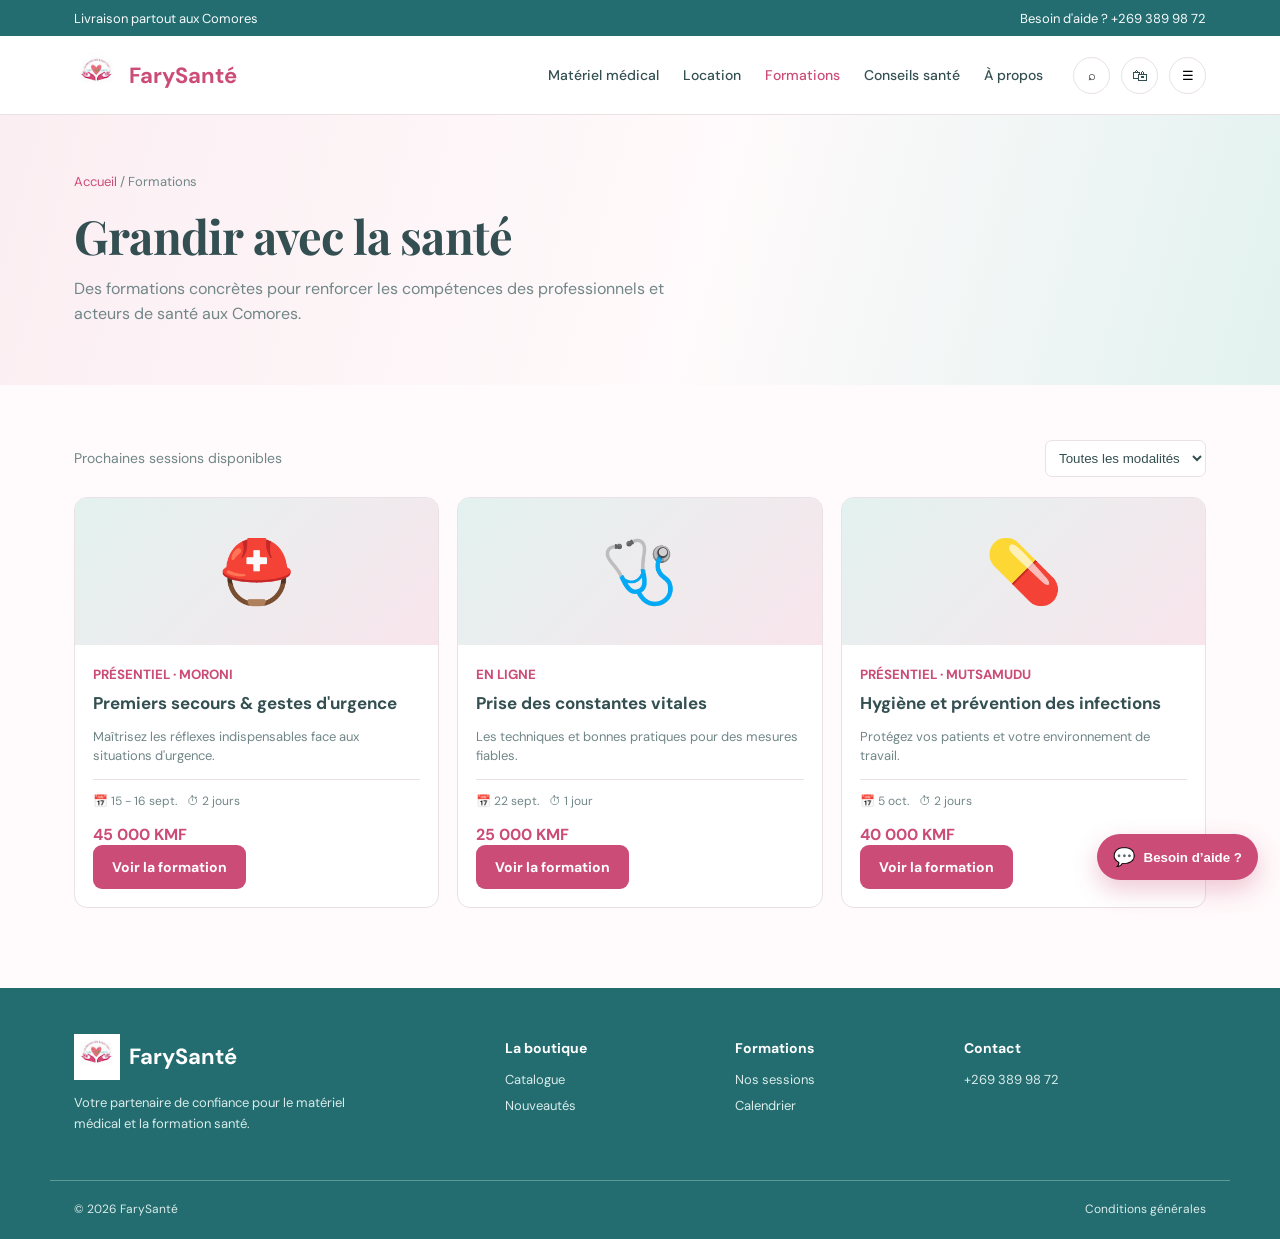
<file: formations.html>
<!doctype html><html lang="fr"><head><meta charset="utf-8"><meta name="viewport" content="width=device-width,initial-scale=1"><title>Formations | FarySanté</title><link rel="stylesheet" href="pages.css"></head><body><div class="topbar"><div><span>Livraison partout aux Comores</span><span>Besoin d'aide ? +269 389 98 72</span></div></div><div class="nav-wrap"><nav class="nav"><a class="brand" href="index.html"><img src="assets/farysante-logo.png" alt="FarySanté">FarySanté</a><div class="links"><a href="catalogue.html">Matériel médical</a><a class="active" href="formations.html">Formations</a><a href="conseils.html">Conseils santé</a><a href="apropos.html">À propos</a></div><div class="actions"><a class="round" href="panier.html">🛍</a></div></nav></div><header class="page-hero"><div class="container"><div class="breadcrumb"><a href="index.html">Accueil</a> / Formations</div><h1>Grandir avec la santé</h1><p class="intro">Des formations concrètes pour renforcer les compétences des professionnels et acteurs de santé aux Comores.</p></div></header><main class="container content"><div class="list-top"><span>Prochaines sessions disponibles</span><select><option>Toutes les modalités</option><option>Présentiel</option><option>En ligne</option></select></div><section class="training-grid"><article class="course"><div class="course-art">⛑️</div><div class="course-body"><small>Présentiel · Moroni</small><h3>Premiers secours & gestes d'urgence</h3><p>Maîtrisez les réflexes indispensables face aux situations d'urgence.</p><div class="meta"><span>📅 15 - 16 sept.</span><span>⏱ 2 jours</span></div><span class="price">45 000 KMF</span><a class="btn primary" href="formation-detail.html">Voir la formation</a></div></article><article class="course"><div class="course-art">🩺</div><div class="course-body"><small>En ligne</small><h3>Prise des constantes vitales</h3><p>Les techniques et bonnes pratiques pour des mesures fiables.</p><div class="meta"><span>📅 22 sept.</span><span>⏱ 1 jour</span></div><span class="price">25 000 KMF</span><a class="btn primary" href="formation-detail.html">Voir la formation</a></div></article><article class="course"><div class="course-art">💊</div><div class="course-body"><small>Présentiel · Mutsamudu</small><h3>Hygiène et prévention des infections</h3><p>Protégez vos patients et votre environnement de travail.</p><div class="meta"><span>📅 5 oct.</span><span>⏱ 2 jours</span></div><span class="price">40 000 KMF</span><a class="btn primary" href="formation-detail.html">Voir la formation</a></div></article></section></main><footer><div class="footer-grid"><div><a class="brand" href="index.html"><img src="assets/farysante-logo.png" alt="FarySanté">FarySanté</a><p>Votre partenaire de confiance pour le matériel médical et la formation santé.</p></div><div><h4>La boutique</h4><ul><li>Catalogue</li><li>Nouveautés</li></ul></div><div><h4>Formations</h4><ul><li>Nos sessions</li><li>Calendrier</li></ul></div><div><h4>Contact</h4><ul><li>+269 389 98 72</li></ul></div></div><div class="copyright"><span>© 2026 FarySanté</span><span>Conditions générales</span></div></footer></body></html>
<script src="animations.js"></script>
</file>
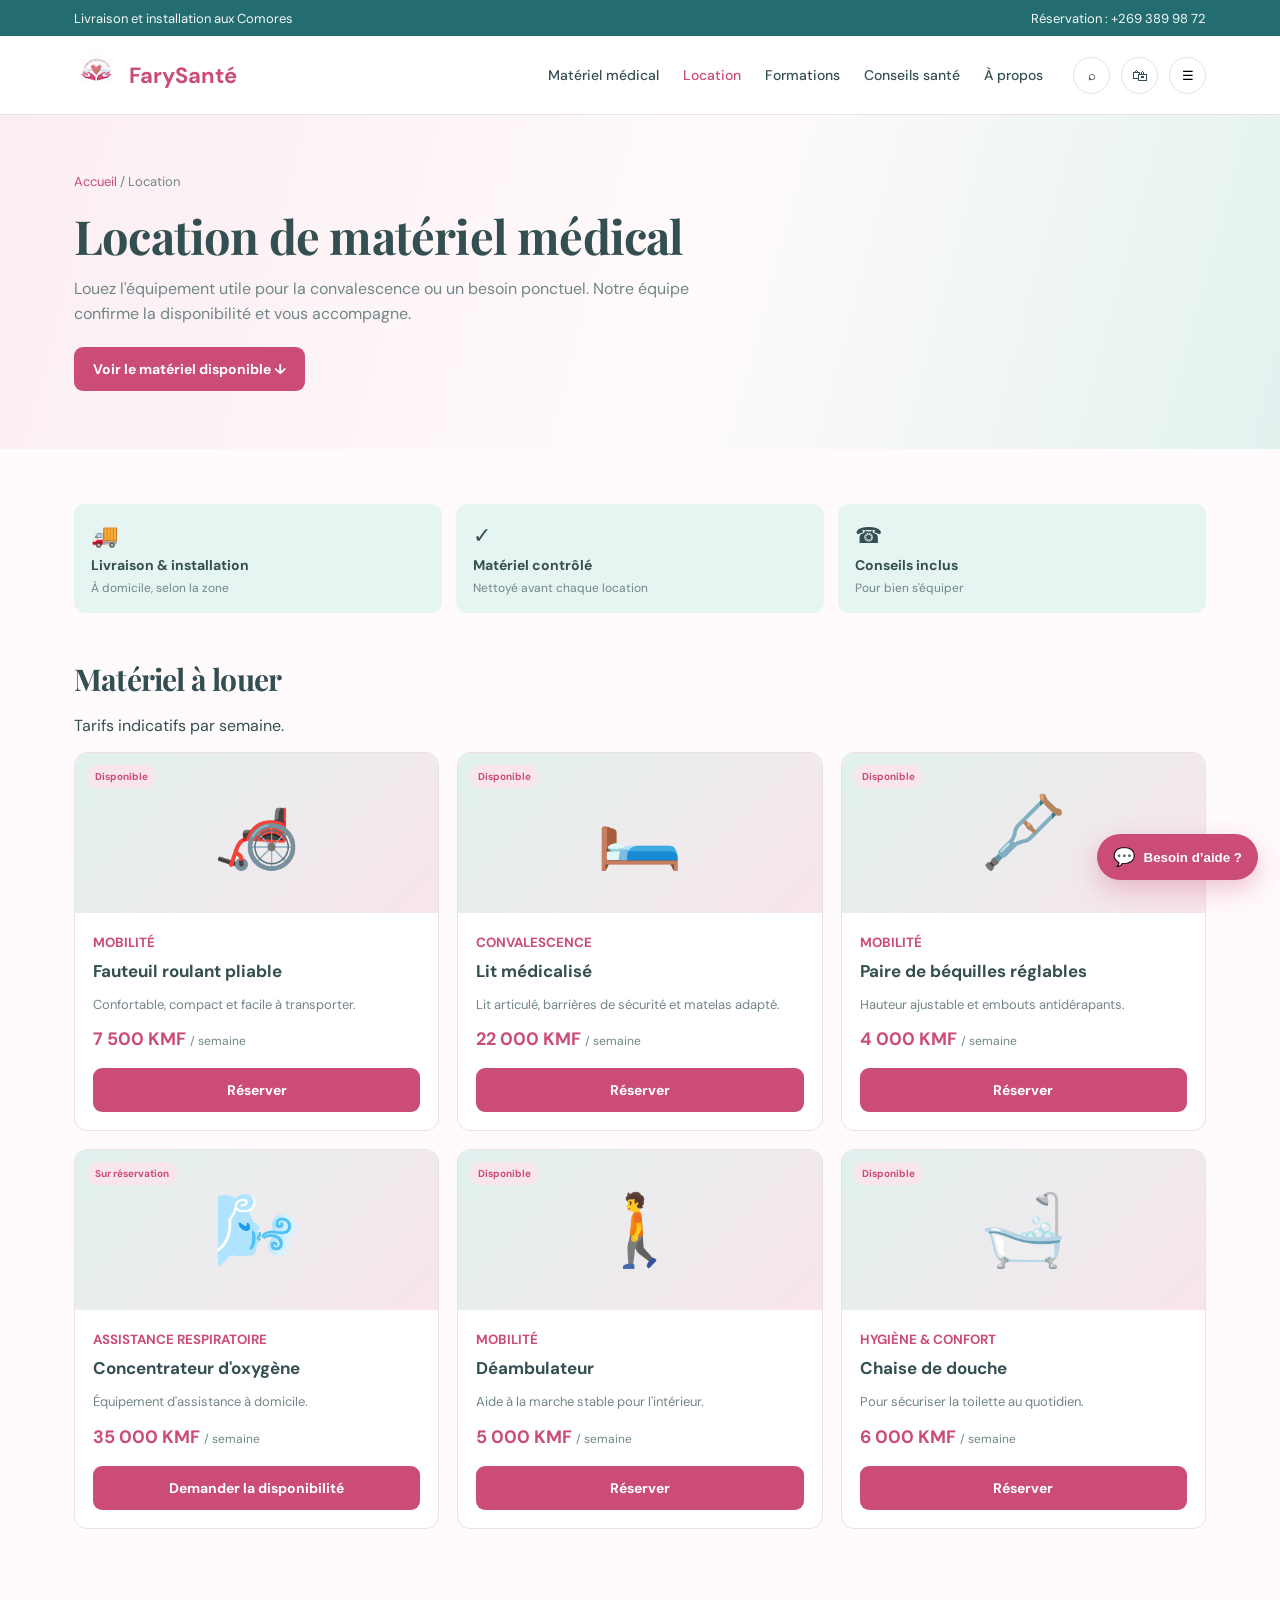
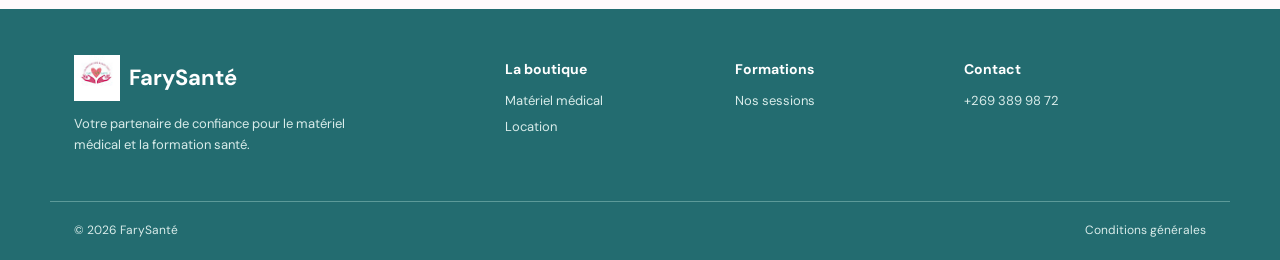
<file: location.html>
<!doctype html><html lang="fr"><head><meta charset="utf-8"><meta name="viewport" content="width=device-width,initial-scale=1"><title>Location | FarySanté</title><link rel="stylesheet" href="pages.css"></head><body><div class="topbar"><div><span>Livraison et installation aux Comores</span><span>Réservation : +269 389 98 72</span></div></div><div class="nav-wrap"><nav class="nav"><a class="brand" href="index.html"><img src="assets/farysante-logo.png" alt="FarySanté">FarySanté</a><div class="links"><a href="catalogue.html">Matériel médical</a><a class="active" href="location.html">Location</a><a href="formations.html">Formations</a><a href="conseils.html">Conseils santé</a><a href="apropos.html">À propos</a></div><div class="actions"><a class="round" href="panier.html">🛍</a></div></nav></div><header class="page-hero"><div class="container"><div class="breadcrumb"><a href="index.html">Accueil</a> / Location</div><h1>Location de matériel médical</h1><p class="intro">Louez l'équipement utile pour la convalescence ou un besoin ponctuel. Notre équipe confirme la disponibilité et vous accompagne.</p><a class="btn primary" style="margin-top:20px" href="#materiel">Voir le matériel disponible ↓</a></div></header><main class="container content" id="materiel"><div class="rental-info"><div>🚚<strong>Livraison & installation</strong><small>À domicile, selon la zone</small></div><div>✓<strong>Matériel contrôlé</strong><small>Nettoyé avant chaque location</small></div><div>☎<strong>Conseils inclus</strong><small>Pour bien s'équiper</small></div></div><div class="section-top"><div><h2>Matériel à louer</h2><p>Tarifs indicatifs par semaine.</p></div></div><section class="rental-grid"><article class="rental-card"><div class="rental-art">🦽<span>Disponible</span></div><div class="rental-body"><small>Mobilité</small><h3>Fauteuil roulant pliable</h3><p>Confortable, compact et facile à transporter.</p><strong>7 500 KMF</strong><em>/ semaine</em><a class="btn primary" href="panier.html">Réserver</a></div></article><article class="rental-card"><div class="rental-art">🛏️<span>Disponible</span></div><div class="rental-body"><small>Convalescence</small><h3>Lit médicalisé</h3><p>Lit articulé, barrières de sécurité et matelas adapté.</p><strong>22 000 KMF</strong><em>/ semaine</em><a class="btn primary" href="panier.html">Réserver</a></div></article><article class="rental-card"><div class="rental-art">🩼<span>Disponible</span></div><div class="rental-body"><small>Mobilité</small><h3>Paire de béquilles réglables</h3><p>Hauteur ajustable et embouts antidérapants.</p><strong>4 000 KMF</strong><em>/ semaine</em><a class="btn primary" href="panier.html">Réserver</a></div></article><article class="rental-card"><div class="rental-art">🌬️<span>Sur réservation</span></div><div class="rental-body"><small>Assistance respiratoire</small><h3>Concentrateur d'oxygène</h3><p>Équipement d'assistance à domicile.</p><strong>35 000 KMF</strong><em>/ semaine</em><a class="btn primary" href="panier.html">Demander la disponibilité</a></div></article><article class="rental-card"><div class="rental-art">🚶<span>Disponible</span></div><div class="rental-body"><small>Mobilité</small><h3>Déambulateur</h3><p>Aide à la marche stable pour l'intérieur.</p><strong>5 000 KMF</strong><em>/ semaine</em><a class="btn primary" href="panier.html">Réserver</a></div></article><article class="rental-card"><div class="rental-art">🛁<span>Disponible</span></div><div class="rental-body"><small>Hygiène & confort</small><h3>Chaise de douche</h3><p>Pour sécuriser la toilette au quotidien.</p><strong>6 000 KMF</strong><em>/ semaine</em><a class="btn primary" href="panier.html">Réserver</a></div></article></section></main><footer><div class="footer-grid"><div><a class="brand" href="index.html"><img src="assets/farysante-logo.png" alt="FarySanté">FarySanté</a><p>Votre partenaire de confiance pour le matériel médical et la formation santé.</p></div><div><h4>La boutique</h4><ul><li>Matériel médical</li><li>Location</li></ul></div><div><h4>Formations</h4><ul><li>Nos sessions</li></ul></div><div><h4>Contact</h4><ul><li>+269 389 98 72</li></ul></div></div><div class="copyright"><span>© 2026 FarySanté</span><span>Conditions générales</span></div></footer><script src="animations.js"></script></body></html>
</file>
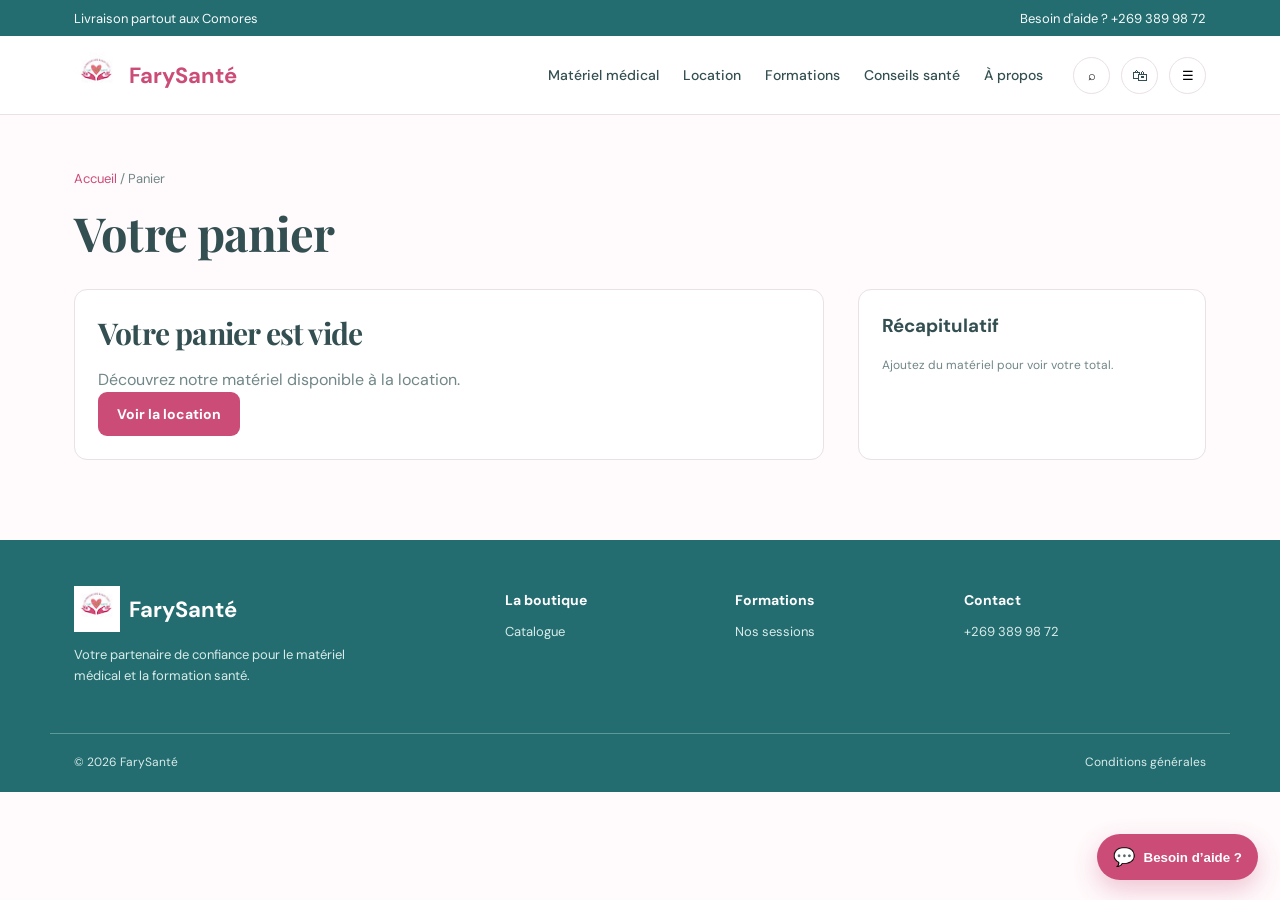
<file: panier.html>
<!doctype html><html lang="fr"><head><meta charset="utf-8"><meta name="viewport" content="width=device-width,initial-scale=1"><title>Panier | FarySanté</title><link rel="stylesheet" href="pages.css"></head><body><div class="topbar"><div><span>Livraison partout aux Comores</span><span>Besoin d'aide ? +269 389 98 72</span></div></div><div class="nav-wrap"><nav class="nav"><a class="brand" href="index.html"><img src="assets/farysante-logo.png" alt="FarySanté">FarySanté</a><div class="links"><a href="catalogue.html">Matériel médical</a><a href="formations.html">Formations</a><a href="conseils.html">Conseils santé</a><a href="apropos.html">À propos</a></div><div class="actions"><a class="round" href="panier.html">🛍</a></div></nav></div><main class="container content"><div class="breadcrumb"><a href="index.html">Accueil</a> / Panier</div><h1>Votre panier</h1><div class="cart" style="margin-top:30px"><section class="cart-box"><div class="cart-item"><div class="cart-art">🩺</div><div><h3>Stéthoscope professionnel</h3><p>Diagnostic · En stock</p><div class="qty"><button>−</button><span>1</span><button>+</button></div></div><span class="price">29 500 KMF</span></div><div class="cart-item"><div class="cart-art">⛑️</div><div><h3>Formation Premiers secours</h3><p>15 - 16 septembre · Moroni</p><div class="qty"><button>−</button><span>1</span><button>+</button></div></div><span class="price">45 000 KMF</span></div></section><aside class="summary"><h3>Récapitulatif</h3><div class="summary-line"><span>Sous-total</span><span>74 500 KMF</span></div><div class="summary-line"><span>Livraison</span><span>À calculer</span></div><div class="summary-line summary-total"><span>Total</span><span>74 500 KMF</span></div><a class="btn primary full" href="#">Passer la commande</a><p style="font-size:12px;color:var(--muted);line-height:1.5">Paiement sécurisé par carte ou mobile money.</p></aside></div></main><footer><div class="footer-grid"><div><a class="brand" href="index.html"><img src="assets/farysante-logo.png" alt="FarySanté">FarySanté</a><p>Votre partenaire de confiance pour le matériel médical et la formation santé.</p></div><div><h4>La boutique</h4><ul><li>Catalogue</li></ul></div><div><h4>Formations</h4><ul><li>Nos sessions</li></ul></div><div><h4>Contact</h4><ul><li>+269 389 98 72</li></ul></div></div><div class="copyright"><span>© 2026 FarySanté</span><span>Conditions générales</span></div></footer></body></html>
<script src="animations.js"></script>
</file>
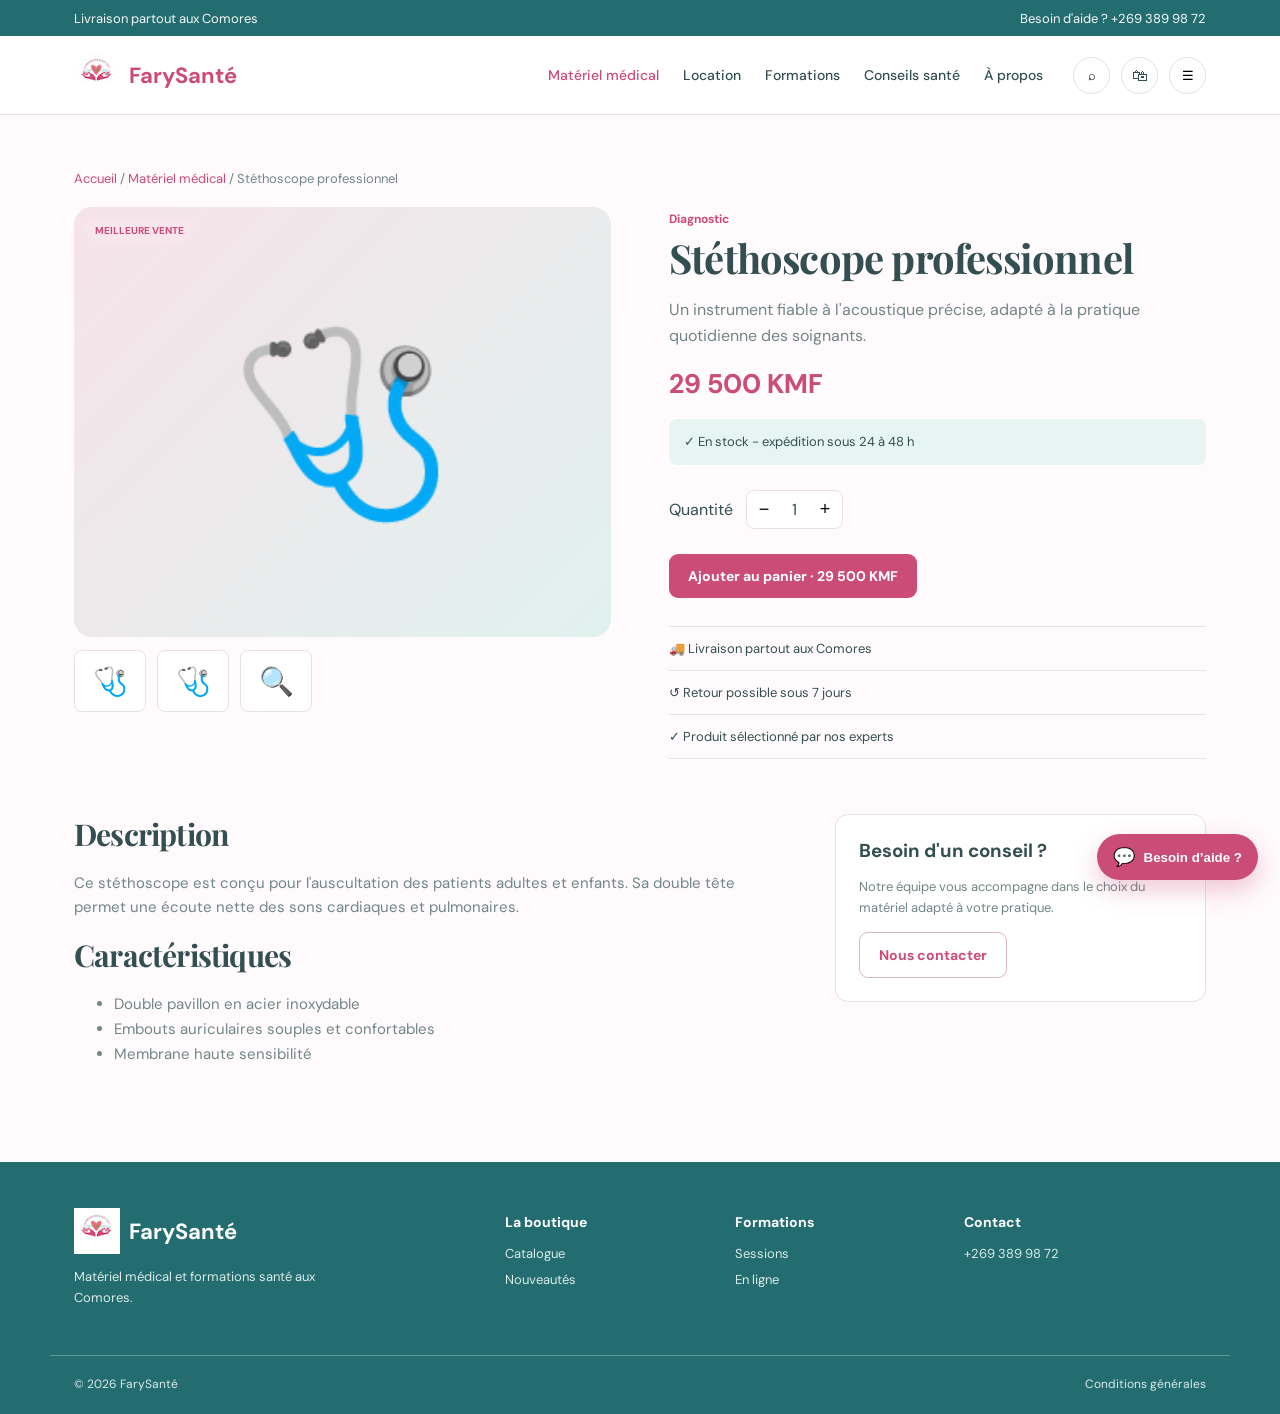
<file: produit.html>
<!doctype html><html lang="fr"><head><meta charset="utf-8"><meta name="viewport" content="width=device-width,initial-scale=1"><title>Stéthoscope professionnel | FarySanté</title><link rel="stylesheet" href="pages.css"></head><body><div class="topbar"><div><span>Livraison partout aux Comores</span><span>Besoin d'aide ? +269 389 98 72</span></div></div><div class="nav-wrap"><nav class="nav"><a class="brand" href="index.html"><img src="assets/farysante-logo.png" alt="FarySanté">FarySanté</a><div class="links"><a class="active" href="catalogue.html">Matériel médical</a><a href="formations.html">Formations</a><a href="conseils.html">Conseils santé</a><a href="apropos.html">À propos</a></div><div class="actions"><a class="round" href="panier.html">🛍</a></div></nav></div><main class="container content"><div class="breadcrumb"><a href="index.html">Accueil</a> / <a href="catalogue.html">Matériel médical</a> / Stéthoscope professionnel</div><div class="detail"><section><div class="detail-art">🩺<span class="tag">Meilleure vente</span></div><div class="thumbs"><div class="thumb">🩺</div><div class="thumb">🩺</div><div class="thumb">🔍</div></div></section><section class="product-info"><span class="type">Diagnostic</span><h1>Stéthoscope professionnel</h1><p class="intro">Un instrument fiable à l'acoustique précise, adapté à la pratique quotidienne des soignants.</p><div class="detail-price">29 500 KMF</div><div class="notice">✓ En stock - expédition sous 24 à 48 h</div><div class="quantity"><span>Quantité</span><div class="qty"><button>−</button><span>1</span><button>+</button></div></div><a class="btn primary" href="panier.html">Ajouter au panier · 29 500 KMF</a><div class="info-list"><div>🚚 Livraison partout aux Comores</div><div>↺ Retour possible sous 7 jours</div><div>✓ Produit sélectionné par nos experts</div></div></section></div><div class="two-col"><section><h2>Description</h2><p>Ce stéthoscope est conçu pour l'auscultation des patients adultes et enfants. Sa double tête permet une écoute nette des sons cardiaques et pulmonaires.</p><h2>Caractéristiques</h2><ul><li>Double pavillon en acier inoxydable</li><li>Embouts auriculaires souples et confortables</li><li>Membrane haute sensibilité</li></ul></section><aside class="side-card"><h3>Besoin d'un conseil ?</h3><p>Notre équipe vous accompagne dans le choix du matériel adapté à votre pratique.</p><a class="btn secondary" href="apropos.html">Nous contacter</a></aside></div></main><footer><div class="footer-grid"><div><a class="brand" href="index.html"><img src="assets/farysante-logo.png" alt="FarySanté">FarySanté</a><p>Matériel médical et formations santé aux Comores.</p></div><div><h4>La boutique</h4><ul><li>Catalogue</li><li>Nouveautés</li></ul></div><div><h4>Formations</h4><ul><li>Sessions</li><li>En ligne</li></ul></div><div><h4>Contact</h4><ul><li>+269 389 98 72</li></ul></div></div><div class="copyright"><span>© 2026 FarySanté</span><span>Conditions générales</span></div></footer></body></html>
<script src="animations.js"></script>
</file>
<file: animations.css>
html { scroll-behavior: smooth; }
@media (prefers-reduced-motion: no-preference) {
  .hero { background-size: 170% 170%; animation: hero-glow 11s ease-in-out infinite alternate; }
  .js .reveal { opacity: 0; transform: translateY(22px); transition: opacity .58s ease, transform .58s cubic-bezier(.22,.8,.3,1); }
  .js .reveal.is-visible { opacity: 1; transform: translateY(0); }
  .js .hero-art { transition: transform .45s ease-out; }
  .hero-art .circle { animation: breathe 5.8s ease-in-out infinite; }
  .hero-art .doctor { animation: gentle-float 5.8s ease-in-out infinite; }
  .hero-art .fc-one { animation: card-float 4.7s ease-in-out infinite; }
  .hero-art .fc-two { animation: card-float 5.4s ease-in-out .7s infinite reverse; }
  .btn, .add, .round { transition: transform .18s ease, box-shadow .18s ease, background-color .18s ease; }
  .btn-primary { position: relative; overflow: hidden; isolation: isolate; }
  .btn-primary::after { content: ''; position: absolute; z-index: -1; inset: 0; transform: translateX(-120%) skewX(-18deg); background: linear-gradient(90deg, transparent, rgba(255,255,255,.37), transparent); animation: button-shine 3.8s ease-in-out infinite; }
  .btn:hover, .add:hover, .round:hover { transform: translateY(-2px); }
  .btn:active, .add:active, .round:active { transform: translateY(0) scale(.97); }
  .product, .course, .article, .category, .value { transition: transform .22s ease, box-shadow .22s ease; }
  .product:hover, .course:hover, .article:hover, .value:hover { transform: translateY(-5px); box-shadow: 0 13px 30px rgba(64,80,81,.10); }
}
.rental-category { background: #f8e5ec !important; }
.chat-widget{position:fixed;z-index:25;right:22px;bottom:20px;font-family:'DM Sans',Arial,sans-serif}.chat-launcher{display:flex;align-items:center;gap:9px;border:0;border-radius:26px;padding:12px 16px;background:#cb4c77;color:#fff;font-weight:700;box-shadow:0 10px 25px rgba(203,76,119,.30);cursor:pointer}.chat-launcher span{font-size:18px}.chat-panel{position:absolute;right:0;bottom:58px;width:340px;background:#fff;border:1px solid #e9e1e4;border-radius:15px;box-shadow:0 18px 48px rgba(38,61,63,.23);overflow:hidden}.chat-panel header{display:flex;justify-content:space-between;align-items:center;padding:16px 17px;background:#236c70;color:#fff}.chat-panel header strong,.chat-panel header small{display:block}.chat-panel header small{font-size:11px;margin-top:3px;color:#e0f1ee}.chat-panel header i{display:inline-block;width:7px;height:7px;border-radius:50%;background:#89dfb2;margin-right:4px}.chat-close{border:0;background:transparent;color:#fff;font-size:28px;line-height:1;cursor:pointer}.chat-messages{height:230px;overflow-y:auto;padding:15px;background:#fffafb;display:flex;flex-direction:column;gap:9px}.chat-message{max-width:84%;margin:0;padding:10px 12px;border-radius:11px;font-size:13px;line-height:1.45}.chat-message.bot{align-self:flex-start;background:#e6f5f2;color:#344f51;border-bottom-left-radius:2px}.chat-message.user{align-self:flex-end;background:#cb4c77;color:#fff;border-bottom-right-radius:2px}.chat-suggestions{display:flex;flex-wrap:wrap;gap:6px;padding:10px 12px 0;background:#fff}.chat-suggestions button{border:1px solid #e9e1e4;background:#fff;border-radius:14px;padding:5px 8px;color:#cb4c77;font-size:11px;cursor:pointer}.chat-form{display:flex;gap:8px;padding:12px;background:#fff}.chat-form input{min-width:0;flex:1;border:1px solid #e9e1e4;border-radius:8px;padding:10px;font:inherit;font-size:13px}.chat-form button{width:38px;border:0;border-radius:8px;background:#236c70;color:#fff;font-size:19px;cursor:pointer}@media(max-width:540px){.chat-widget{right:14px;bottom:14px}.chat-launcher b{display:none}.chat-launcher{width:48px;height:48px;justify-content:center;padding:0;border-radius:50%}.chat-panel{width:min(340px,calc(100vw - 28px));bottom:58px}}
.search-dialog{position:fixed;z-index:40;inset:0;background:rgba(20,53,54,.48);padding:80px 18px 18px;display:flex;justify-content:center;align-items:flex-start;backdrop-filter:blur(3px)}.search-dialog[hidden]{display:none}.search-box{position:relative;width:min(620px,100%);border-radius:15px;background:#fff;padding:26px;box-shadow:0 20px 55px rgba(20,53,54,.28)}.search-box label{display:block;font-family:'Playfair Display',Georgia,serif;font-size:25px;color:#344f51;margin-bottom:13px}.search-box input{width:100%;border:1px solid #d9b9c5;border-radius:9px;padding:14px;font:inherit;font-size:15px;outline-color:#cb4c77}.search-close{position:absolute;right:14px;top:10px;border:0;background:transparent;font-size:27px;color:#718687;cursor:pointer}.search-results{margin-top:13px;max-height:330px;overflow:auto}.search-results a{display:grid;grid-template-columns:100px 1fr 20px;gap:9px;align-items:center;border-bottom:1px solid #e9e1e4;padding:12px 4px}.search-results a:hover strong{color:#cb4c77}.search-results span{font-size:11px;color:#718687}.search-results strong{font-size:14px}.search-results b{font-size:18px;color:#cb4c77}.search-results p{font-size:13px;color:#718687;line-height:1.5}.global-menu{display:none}@media(max-width:850px){.nav{position:relative}.nav.mobile-open .links{display:flex;position:absolute;z-index:12;top:calc(100% + 1px);left:0;right:0;flex-direction:column;gap:0;padding:10px 24px 16px;background:#fff;border-bottom:1px solid #e9e1e4;box-shadow:0 12px 20px rgba(52,79,81,.10)}.nav.mobile-open .links a{padding:11px 0}.global-menu{display:grid}.nav .menu{display:grid}}@media(max-width:540px){.search-dialog{padding:52px 14px 14px}.search-box{padding:22px 17px}.search-box label{font-size:22px}.search-results a{grid-template-columns:78px 1fr 16px}}
.scroll-progress { position: fixed; z-index: 20; inset: 0 auto auto 0; height: 3px; width: 0; background: linear-gradient(90deg, #cb4c77, #53a9a2); box-shadow: 0 1px 8px rgba(203,76,119,.45); transition: width .08s linear; }
@keyframes hero-glow { from { background-position: 0% 50%; } to { background-position: 100% 50%; } }
@keyframes gentle-float { 0%,100% { transform: translateY(0); } 50% { transform: translateY(-11px); } }
@keyframes card-float { 0%,100% { transform: translateY(0) rotate(0); } 50% { transform: translateY(-10px) rotate(-1deg); } }
@keyframes breathe { 0%,100% { transform: scale(1); opacity: 1; } 50% { transform: scale(1.045); opacity: .88; } }
@keyframes button-shine { 0%,55% { transform: translateX(-120%) skewX(-18deg); } 80%,100% { transform: translateX(140%) skewX(-18deg); } }
</file>
<file: pages.css>
@import url('https://fonts.googleapis.com/css2?family=DM+Sans:wght@400;500;600;700&family=Playfair+Display:wght@600;700&display=swap');
@import url('animations.css');
:root{--teal:#53a9a2;--deep:#236c70;--mint:#e6f5f2;--cream:#fffafb;--ink:#344f51;--muted:#718687;--pink:#cb4c77;--rose:#f9e6ec;--line:#e9e1e4;--white:#fff}*{box-sizing:border-box}body{margin:0;background:var(--cream);color:var(--ink);font-family:'DM Sans',Arial,sans-serif}a{color:inherit;text-decoration:none}.topbar{background:var(--deep);color:#f7fbfb;font-size:13px}.topbar>div,.nav,.container{max-width:1180px;margin:auto;padding-left:24px;padding-right:24px}.topbar>div{height:36px;display:flex;justify-content:space-between;align-items:center}.nav-wrap{background:#fff;border-bottom:1px solid var(--line)}.nav{height:78px;display:flex;align-items:center;gap:30px}.brand{display:flex;align-items:center;gap:9px;color:var(--pink);font-weight:700;font-size:22px}.brand img{width:46px;height:46px;object-fit:contain}.links{display:flex;gap:24px;margin-left:auto;font-size:14px;font-weight:500}.links a:hover,.active{color:var(--pink)!important}.actions{display:flex;gap:11px}.round{width:37px;height:37px;border:1px solid var(--line);border-radius:50%;background:#fff;display:grid;place-items:center}.page-hero{background:linear-gradient(105deg,#fbeef2,#fffafb 55%,#e2f2ef);padding:58px 0}.breadcrumb{font-size:13px;color:var(--muted);margin-bottom:20px}.breadcrumb a{color:var(--pink)}h1,h2{font-family:'Playfair Display',Georgia,serif;letter-spacing:-.8px;margin:0}h1{font-size:47px;line-height:1.1}h2{font-size:30px}.intro{color:var(--muted);line-height:1.6;max-width:620px;margin:14px 0 0}.btn{display:inline-flex;justify-content:center;align-items:center;gap:8px;padding:13px 19px;border:0;border-radius:9px;font-weight:700;font-size:14px;cursor:pointer}.primary{background:var(--pink);color:#fff}.secondary{background:#fff;color:var(--pink);border:1px solid #d8b7c3}.content{padding-top:55px;padding-bottom:80px}.catalog-layout{display:grid;grid-template-columns:238px 1fr;gap:35px}.filter{background:#fff;border:1px solid var(--line);border-radius:13px;padding:21px;height:max-content}.filter h3{font-size:15px;margin:0 0 17px}.filter-group{border-top:1px solid var(--line);padding:16px 0}.filter-group strong{font-size:13px;display:block;margin-bottom:10px}.filter label{display:block;font-size:13px;margin:8px 0;color:var(--muted)}input[type=checkbox]{accent-color:var(--pink);margin-right:7px}.list-top{display:flex;justify-content:space-between;align-items:center;margin-bottom:20px;font-size:14px;color:var(--muted)}select{border:1px solid var(--line);border-radius:7px;padding:9px;background:#fff;color:var(--ink)}.grid{display:grid;grid-template-columns:repeat(3,1fr);gap:17px}.product{background:#fff;border:1px solid var(--line);border-radius:13px;overflow:hidden}.product-img{height:185px;background:#fffafb;display:grid;place-items:center;font-size:83px;position:relative}.tag{position:absolute;top:12px;left:12px;padding:5px 9px;border-radius:18px;font-size:10px;font-weight:700;color:var(--pink);background:var(--rose);text-transform:uppercase}.product-body{padding:15px}.type{font-size:12px;color:var(--muted)}.product h3{font-size:15px;margin:5px 0 13px}.product-row{display:flex;justify-content:space-between;align-items:center}.price{font-weight:700;color:var(--pink);font-size:16px}.add{background:var(--deep);color:#fff;border:0;border-radius:8px;width:32px;height:32px;font-size:19px}.detail{display:grid;grid-template-columns:1fr 1fr;gap:58px}.detail-art{background:linear-gradient(135deg,#f6e3e9,#e0f1ee);min-height:430px;border-radius:18px;display:grid;place-items:center;font-size:180px;position:relative}.thumbs{display:flex;gap:11px;margin-top:13px}.thumb{width:72px;height:62px;border:1px solid var(--line);border-radius:8px;background:#fff;display:grid;place-items:center;font-size:28px}.product-info .type{font-weight:700;color:var(--pink)}.product-info h1{font-size:40px;margin:8px 0 17px}.detail-price{font-size:27px;font-weight:700;color:var(--pink);margin:18px 0}.notice{background:var(--mint);padding:13px 15px;border-radius:8px;font-size:13px;line-height:1.5}.quantity{display:flex;align-items:center;gap:13px;margin:25px 0}.qty{display:flex;border:1px solid var(--line);border-radius:8px;background:#fff}.qty button{width:34px;border:0;background:transparent;font-size:18px}.qty span{padding:8px 3px;min-width:27px;text-align:center}.info-list{border-top:1px solid var(--line);margin-top:28px}.info-list div{padding:13px 0;border-bottom:1px solid var(--line);font-size:13px}.training-grid{display:grid;grid-template-columns:repeat(3,1fr);gap:18px}.course{background:#fff;border:1px solid var(--line);border-radius:13px;overflow:hidden}.course-art{height:147px;background:linear-gradient(135deg,#e3f2ef,#f8e5ec);display:grid;place-items:center;font-size:62px}.course-body{padding:18px}.course small{font-weight:700;color:var(--pink);text-transform:uppercase}.course h3{font-size:17px;margin:8px 0}.course p{color:var(--muted);font-size:13px;line-height:1.5}.meta{display:flex;gap:10px;font-size:12px;color:var(--muted);border-top:1px solid var(--line);padding-top:13px}.course .price{display:block;margin-top:15px}.course-hero{display:grid;grid-template-columns:1.05fr .95fr;align-items:center;gap:35px}.course-hero-art{height:260px;border-radius:15px;background:linear-gradient(135deg,#236c70,#70b9af);display:grid;place-items:center;font-size:110px}.course-info{display:grid;grid-template-columns:repeat(3,1fr);gap:15px;margin-top:37px}.stat{background:#fff;border:1px solid var(--line);border-radius:11px;padding:17px}.stat strong{display:block;font-size:21px;color:var(--pink)}.stat span{font-size:12px;color:var(--muted)}.two-col{display:grid;grid-template-columns:1.45fr .75fr;gap:45px;margin-top:55px}.two-col h2{margin-bottom:17px}.two-col p,.two-col li{line-height:1.65;color:var(--muted);font-size:15px}.side-card{background:#fff;border:1px solid var(--line);border-radius:13px;padding:23px;height:max-content}.side-card h3{margin:0 0 11px}.side-card p{font-size:13px}.articles{display:grid;grid-template-columns:repeat(3,1fr);gap:18px}.article{background:#fff;border:1px solid var(--line);border-radius:13px;overflow:hidden}.article-image{height:145px;background:linear-gradient(135deg,#f8e5ec,#e0f1ee);display:grid;place-items:center;font-size:60px}.article-body{padding:18px}.article-body small{font-weight:700;color:var(--pink)}.article h3{font-size:17px;margin:8px 0}.article p{font-size:13px;line-height:1.5;color:var(--muted)}.about{display:grid;grid-template-columns:1fr 1fr;gap:50px;align-items:center}.about-art{min-height:360px;border-radius:18px;background:linear-gradient(135deg,#e0f1ee,#fbe7ed);display:grid;place-items:center;font-size:150px}.about p{line-height:1.7;color:var(--muted)}.values{display:grid;grid-template-columns:repeat(3,1fr);gap:17px;margin-top:60px}.value{background:#fff;border:1px solid var(--line);border-radius:13px;padding:22px}.value span{font-size:30px}.value h3{font-size:16px}.value p{font-size:13px;color:var(--muted);line-height:1.5}.cart{display:grid;grid-template-columns:1.4fr .65fr;gap:34px}.cart-box,.summary{background:#fff;border:1px solid var(--line);border-radius:13px;padding:23px}.cart-item{display:grid;grid-template-columns:94px 1fr auto;gap:16px;align-items:center;padding:16px 0;border-bottom:1px solid var(--line)}.cart-art{height:78px;border-radius:9px;background:#f9eef1;display:grid;place-items:center;font-size:39px}.cart-item h3{font-size:15px;margin:0 0 6px}.cart-item p{font-size:12px;color:var(--muted);margin:0}.summary h3{margin-top:0}.summary-line{display:flex;justify-content:space-between;font-size:14px;margin:13px 0}.summary-total{border-top:1px solid var(--line);margin-top:16px;padding-top:17px;font-weight:700;font-size:18px}.full{width:100%;margin-top:17px}footer{background:var(--deep);color:#d9ecea;padding:46px 0 22px}footer .footer-grid{max-width:1180px;margin:auto;padding:0 24px 33px;display:grid;grid-template-columns:2fr 1fr 1fr 1.2fr;gap:28px;border-bottom:1px solid #5c9a99}footer .brand{color:#fff}footer p{font-size:13px;line-height:1.6;max-width:275px}footer h4{color:#fff;margin:5px 0 14px;font-size:14px}footer ul{padding:0;margin:0}footer li{list-style:none;font-size:13px;margin:9px 0}.copyright{max-width:1180px;margin:auto;padding:20px 24px 0;display:flex;justify-content:space-between;font-size:12px}@media(max-width:850px){.links{display:none}.catalog-layout,.detail,.course-hero,.about,.cart,.two-col{grid-template-columns:1fr}.filter{display:none}.grid,.training-grid,.articles{grid-template-columns:repeat(2,1fr)}.detail-art{min-height:300px}.footer-grid{grid-template-columns:repeat(2,1fr)!important}.course-info{margin-top:22px}}@media(max-width:540px){.topbar>div{justify-content:center}.topbar span:last-child{display:none}.nav{height:67px}.brand{font-size:20px}.actions .round:first-child{display:none}.page-hero{padding:42px 0}h1{font-size:36px}.content{padding-top:38px}.grid,.training-grid,.articles,.values{grid-template-columns:1fr}.course-info{grid-template-columns:1fr}.detail-art{font-size:125px}.cart-item{grid-template-columns:68px 1fr}.cart-item>.price{grid-column:2}.footer-grid{grid-template-columns:1fr 1fr!important}.copyright{flex-direction:column;gap:8px}}
.rental-info{display:grid;grid-template-columns:repeat(3,1fr);gap:14px;margin-bottom:46px}.rental-info div{background:var(--mint);border-radius:11px;padding:17px;font-size:22px}.rental-info strong,.rental-info small{display:block;margin-top:6px}.rental-info strong{font-size:14px}.rental-info small{font-size:12px;color:var(--muted)}.rental-grid{display:grid;grid-template-columns:repeat(3,1fr);gap:18px}.rental-card{background:#fff;border:1px solid var(--line);border-radius:13px;overflow:hidden}.rental-art{height:160px;background:linear-gradient(135deg,#e1f1ee,#f8e5ec);display:grid;place-items:center;font-size:70px;position:relative}.rental-art span{position:absolute;top:12px;left:12px;padding:5px 8px;background:var(--rose);color:var(--pink);border-radius:14px;font-size:10px;font-weight:700}.rental-body{padding:18px}.rental-body small{font-weight:700;color:var(--pink);text-transform:uppercase}.rental-body h3{font-size:17px;margin:8px 0}.rental-body p{font-size:13px;color:var(--muted);line-height:1.5}.rental-body strong{color:var(--pink);font-size:18px}.rental-body em{color:var(--muted);font-size:12px;font-style:normal;margin-left:4px}.rental-body .btn{display:flex;margin-top:17px;width:100%}@media(max-width:850px){.rental-grid{grid-template-columns:repeat(2,1fr)}}@media(max-width:540px){.rental-info,.rental-grid{grid-template-columns:1fr}}
.rental-controls{display:flex;align-items:center;gap:12px;margin-top:11px}.rental-controls label{font-size:12px;color:var(--muted)}.rental-controls select{padding:6px;font-size:12px}.cart-price{text-align:right}.cart-price strong{display:block;color:var(--pink);font-size:16px}.remove-rental{margin-top:9px;border:0;background:transparent;color:var(--pink);font-size:12px;text-decoration:underline;cursor:pointer}.summary-empty{font-size:12px;color:var(--muted);line-height:1.5}.cart-toast{position:fixed;z-index:30;right:20px;bottom:20px;max-width:310px;padding:14px 17px;border-radius:10px;background:var(--deep);color:#fff;font-size:14px;box-shadow:0 12px 30px rgba(20,54,55,.25);opacity:0;transform:translateY(14px);pointer-events:none;transition:opacity .25s ease,transform .25s ease}.cart-toast.is-showing{opacity:1;transform:translateY(0)}@media(max-width:540px){.rental-controls{align-items:flex-start;flex-direction:column}.cart-price{text-align:left;grid-column:2}}
</file>
